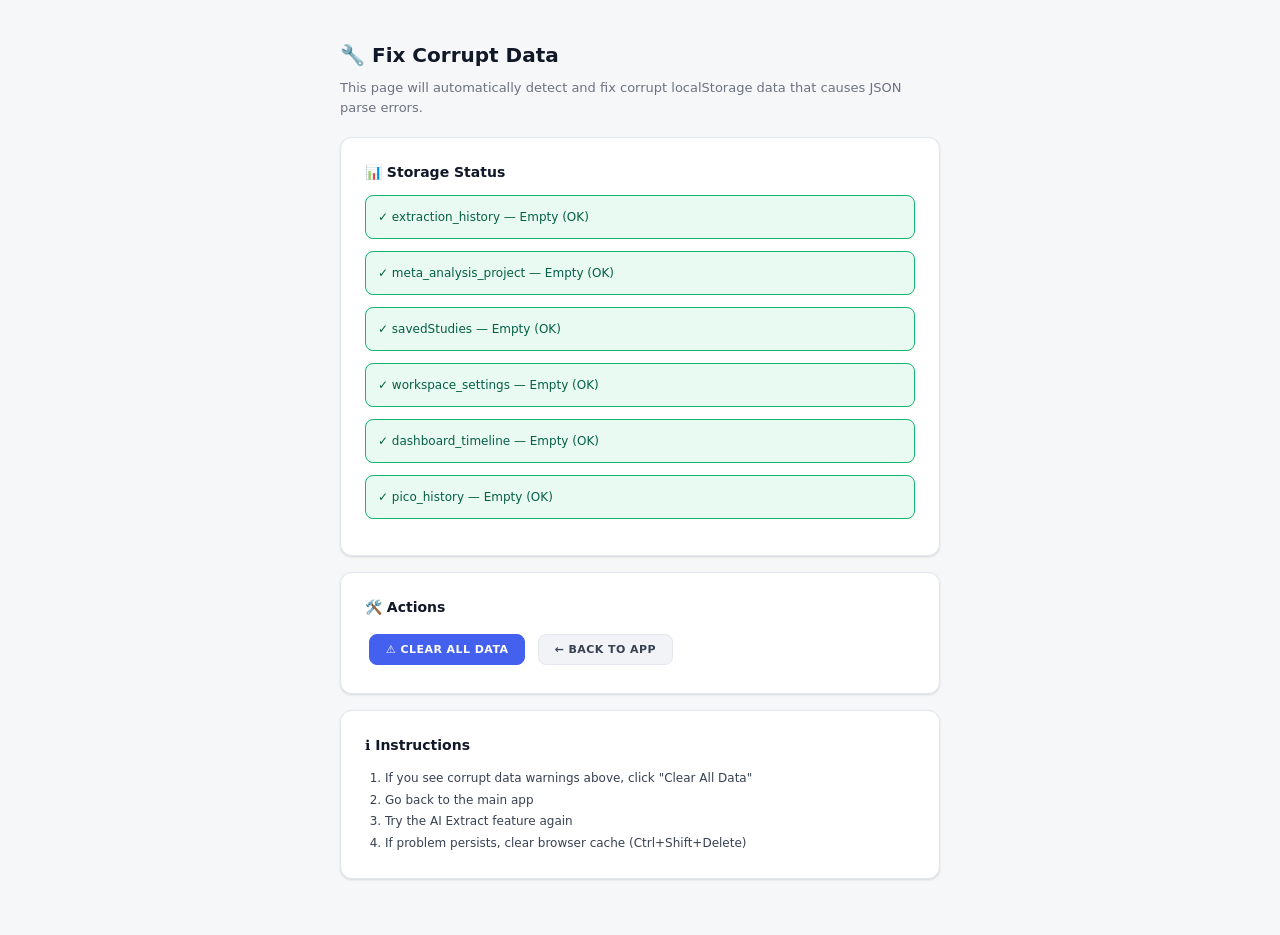
<file: fix-corrupt-data.html>
<!DOCTYPE html>
<html lang="en">
<head>
  <meta charset="UTF-8"/>
  <meta name="viewport" content="width=device-width, initial-scale=1.0"/>
  <title>Fix Corrupt Data — MetaAnalysis Pro</title>
  <link rel="stylesheet" href="../css/style.css"/>
  <style>
    body { padding: 40px; font-family: var(--font); background: var(--bg); }
    .container { max-width: 600px; margin: 0 auto; }
    .card { background: var(--bg2); border: 1px solid var(--border); border-radius: 12px; padding: 24px; margin-bottom: 16px; }
    h1 { font-size: 20px; margin-bottom: 8px; }
    .status { padding: 12px; border-radius: 8px; margin: 12px 0; font-size: 12px; }
    .status.ok { background: var(--greenl); color: #065f46; border: 1px solid var(--green); }
    .status.error { background: var(--redl); color: #991b1b; border: 1px solid var(--red); }
    .status.warn { background: var(--amberl); color: #92400e; border: 1px solid var(--amber); }
    button { margin: 4px; }
  </style>
</head>
<body>
  <div class="container">
    <h1>🔧 Fix Corrupt Data</h1>
    <p style="color: var(--text3); font-size: 13px; margin-bottom: 20px;">
      This page will automatically detect and fix corrupt localStorage data that causes JSON parse errors.
    </p>
    
    <div class="card">
      <h2 style="font-size: 14px; margin-bottom: 12px;">📊 Storage Status</h2>
      <div id="status-list"></div>
    </div>
    
    <div class="card">
      <h2 style="font-size: 14px; margin-bottom: 12px;">🛠️ Actions</h2>
      <button class="btn btn-primary" onclick="clearAllData()">⚠ Clear All Data</button>
      <button class="btn btn-ghost" onclick="location.href='index.html'">← Back to App</button>
    </div>
    
    <div class="card">
      <h2 style="font-size: 14px; margin-bottom: 12px;">ℹ️ Instructions</h2>
      <ol style="font-size: 12px; color: var(--text2); line-height: 1.8; padding-left: 20px;">
        <li>If you see corrupt data warnings above, click "Clear All Data"</li>
        <li>Go back to the main app</li>
        <li>Try the AI Extract feature again</li>
        <li>If problem persists, clear browser cache (Ctrl+Shift+Delete)</li>
      </ol>
    </div>
  </div>

  <script>
    const KEYS = ['extraction_history', 'meta_analysis_project', 'savedStudies', 'workspace_settings', 'dashboard_timeline', 'pico_history'];
    
    function checkStorage() {
      const list = document.getElementById('status-list');
      let html = '';
      
      KEYS.forEach(key => {
        try {
          const val = localStorage.getItem(key);
          if (!val) {
            html += `<div class="status ok">✓ ${key} — Empty (OK)</div>`;
          } else {
            JSON.parse(val);
            html += `<div class="status ok">✓ ${key} — Valid JSON</div>`;
          }
        } catch(e) {
          html += `<div class="status error">❌ ${key} — CORRUPT! Needs clearing</div>`;
        }
      });
      
      list.innerHTML = html;
    }
    
    function clearAllData() {
      if (!confirm('⚠️ This will delete ALL your data including:\n- Studies\n- Extraction history\n- Dashboard timeline\n- PICO history\n\nAre you sure?')) return;
      
      KEYS.forEach(key => {
        try {
          localStorage.removeItem(key);
        } catch(e) {}
      });
      
      alert('✅ All data cleared! Click OK to go back to app.');
      location.href = 'index.html';
    }
    
    function clearCorruptOnly() {
      KEYS.forEach(key => {
        try {
          const val = localStorage.getItem(key);
          if (val) JSON.parse(val);
        } catch(e) {
          localStorage.removeItem(key);
          console.log('Cleared corrupt:', key);
        }
      });
      checkStorage();
      alert('✅ Corrupt data cleared!');
    }
    
    // Auto-check on load
    checkStorage();
  </script>
</body>
</html>
</file>
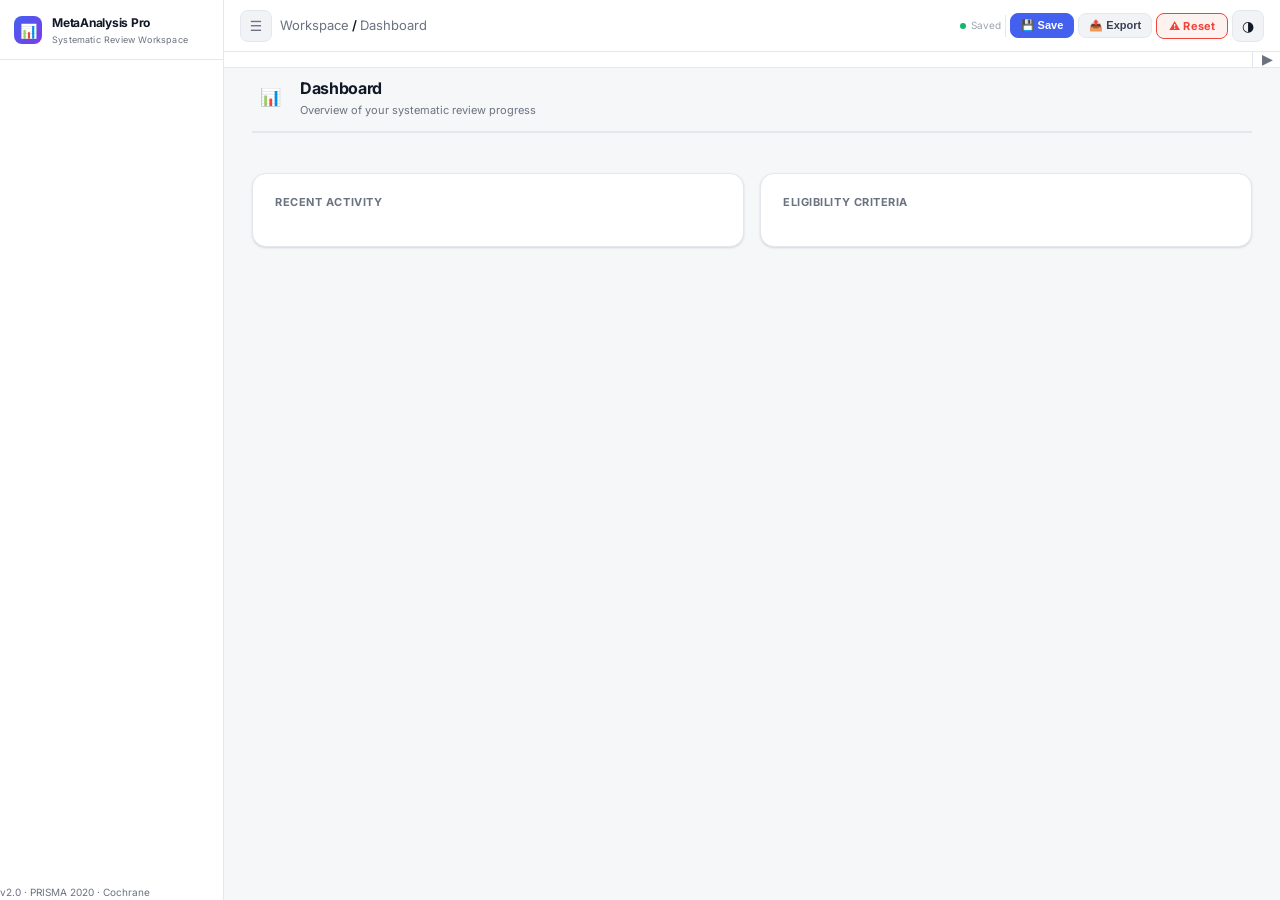
<file: index-complete.html>
<!DOCTYPE html>
<html lang="en" data-theme="light">
<head>
  <meta charset="UTF-8"/>
  <meta name="viewport" content="width=device-width, initial-scale=1.0"/>
  <title>MetaAnalysis Pro — Complete Systematic Review Workspace</title>
  
  <!-- Fonts -->
  <link href="https://fonts.googleapis.com/css2?family=Inter:wght@300;400;500;600;700&family=JetBrains+Mono:wght@400;600&display=swap" rel="stylesheet"/>
  
  <!-- Stylesheets -->
  <link rel="stylesheet" href="css/style.css"/>
  
  <!-- Favicon -->
  <link rel="icon" type="image/svg+xml" href="data:image/svg+xml,<svg xmlns='http://www.w3.org/2000/svg' viewBox='0 0 100 100'><text y='.9em' font-size='90'>📊</text></svg>"/>
</head>
<body>
  <div class="app">
    <!-- Sidebar -->
    <aside class="sidebar" id="sidebar">
      <div class="sidebar-logo">
        <div class="sidebar-logo-icon">📊</div>
        <div class="sidebar-logo-text">
          <div class="sidebar-logo-title">MetaAnalysis Pro</div>
          <div class="sidebar-logo-sub">Systematic Review Workspace</div>
        </div>
      </div>
      
      <div class="nav-scroll-wrap">
        <nav class="nav" id="sidebar-nav">
          <!-- Navigation items rendered by JS -->
        </nav>
      </div>
      
      <div id="sidebar-footer">
        <div style="font-size:10px;color:var(--text3);">
          <span id="sidebar-footer-text">v2.0 · PRISMA 2020 · Cochrane</span>
        </div>
      </div>
    </aside>

    <!-- Topbar -->
    <header class="topbar" id="topbar">
      <div class="sidebar-toggle" onclick="toggleSidebar()" title="Toggle sidebar">☰</div>
      
      <div class="topbar-crumb" id="topbar-crumb">
        <span>Workspace</span> / <span id="current-tab">Dashboard</span>
      </div>

      <div class="topbar-actions">
        <div class="autosave-badge">
          <div class="autosave-dot saved" id="autosave-dot"></div>
          <span id="autosave-text">Saved</span>
        </div>
        
        <div class="topbar-divider"></div>
        
        <button class="topbar-btn primary" onclick="saveProject()">💾 Save</button>
        <button class="topbar-btn" onclick="exportReport()">📤 Export</button>
        <button class="topbar-btn-reset" onclick="resetWorkspace()">⚠ Reset</button>
        
        <div class="theme-toggle" onclick="toggleTheme()" title="Toggle theme">◑</div>
      </div>
    </header>

    <!-- Tab Scrollbar Strip -->
    <div class="tab-scrollbar-wrap sidebar-collapsed" id="tab-scrollbar-wrap">
      <button class="tab-strip-arrow left" id="tab-arr-left" onclick="tabStripScroll(-1)">◀</button>
      <div class="tab-scrollbar" id="tab-scrollbar">
        <!-- Tab pills rendered by JS -->
      </div>
      <button class="tab-strip-arrow right" id="tab-arr-right" onclick="tabStripScroll(1)">▶</button>
    </div>

    <!-- Main Content -->
    <main class="main" id="main-content">
      
      <!-- Tab 0: Dashboard -->
      <div id="tab-dashboard" class="tab-content active">
        <div class="section-header">
          <div class="section-header-icon">📊</div>
          <div class="section-header-text">
            <h2>Dashboard</h2>
            <p>Overview of your systematic review progress</p>
          </div>
        </div>
        
        <div id="dashboard-stats" class="grid3" style="margin-bottom:20px;">
          <!-- Stats cards rendered by JS -->
        </div>
        
        <div class="grid2">
          <div class="card">
            <div class="card-title">Recent Activity</div>
            <div id="dashboard-timeline"></div>
          </div>
          <div class="card">
            <div class="card-title">Eligibility Criteria</div>
            <div id="dash-eligibility-card"></div>
          </div>
        </div>
      </div>

      <!-- Tab 1: PICO & Eligibility -->
      <div id="tab-pico" class="tab-content">
        <div class="section-header">
          <div class="section-header-icon">🎯</div>
          <div class="section-header-text">
            <h2>PICO Framework & Eligibility Criteria</h2>
            <p>Define your research question and inclusion/exclusion criteria (PRISMA Item 6)</p>
          </div>
        </div>
        
        <div class="card">
          <div class="card-title">PICO / PECO Framework</div>
          <div id="pico-builder">
            <!-- PICO builder rendered by JS -->
          </div>
        </div>
        
        <div class="card">
          <div class="card-title">Eligibility Criteria</div>
          <div id="eligibility-form">
            <!-- Eligibility form rendered by JS -->
          </div>
        </div>
      </div>

      <!-- Tab 2: Search -->
      <div id="tab-search" class="tab-content">
        <div class="section-header">
          <div class="section-header-icon">🔍</div>
          <div class="section-header-text">
            <h2>Database Search</h2>
            <p>Search multiple databases for relevant studies</p>
          </div>
        </div>
        
        <div class="card">
          <div class="card-title">Search Strategy</div>
          <div id="search-form">
            <!-- Search form rendered by JS -->
          </div>
        </div>
        
        <div id="search-results-area">
          <!-- Search results rendered by JS -->
        </div>
      </div>

      <!-- Tab 3: Data Extraction -->
      <div id="tab-extraction" class="tab-content">
        <div class="section-header">
          <div class="section-header-icon">📋</div>
          <div class="section-header-text">
            <h2>Data Extraction</h2>
            <p>Extract data from included studies</p>
          </div>
        </div>
        
        <div class="card">
          <div class="card-title">AI Data Extractor</div>
          <div id="ai-extractor">
            <!-- AI extractor rendered by JS -->
          </div>
        </div>
        
        <div class="card">
          <div class="card-title">Studies Table</div>
          <div id="studies-table-area">
            <!-- Studies table rendered by JS -->
          </div>
        </div>
      </div>

      <!-- Tab 4: Forest Plot -->
      <div id="tab-forest" class="tab-content">
        <div class="section-header">
          <div class="section-header-icon">🌲</div>
          <div class="section-header-text">
            <h2>Forest Plot</h2>
            <p>Visual representation of study effects and pooled estimate</p>
          </div>
        </div>
        
        <div id="forest-plot"></div>
        
        <div class="card mt16">
          <div class="card-title">Plot Options</div>
          <div id="forest-options">
            <!-- Forest plot options rendered by JS -->
          </div>
        </div>
      </div>

      <!-- Tab 5: Funnel Plot -->
      <div id="tab-funnel" class="tab-content">
        <div class="section-header">
          <div class="section-header-icon">📈</div>
          <div class="section-header-text">
            <h2>Funnel Plot & Publication Bias</h2>
            <p>Assess publication bias and small-study effects</p>
          </div>
        </div>
        
        <div id="funnel-plot"></div>
        
        <div class="grid3 mt16">
          <div class="card" id="egger-result">
            <div class="card-title">Egger's Test</div>
            <div id="egger-p">—</div>
            <div id="egger-interp" style="font-size:10px;color:var(--text3);margin-top:4px;"></div>
          </div>
          <div class="card" id="begg-result">
            <div class="card-title">Begg's Test</div>
            <div id="begg-tau">—</div>
            <div id="begg-interp" style="font-size:10px;color:var(--text3);margin-top:4px;"></div>
          </div>
          <div class="card" id="trim-fill-result">
            <div class="card-title">Trim & Fill</div>
            <div id="trim-fill">—</div>
            <div id="trim-fill-adj" style="font-size:10px;color:var(--text3);margin-top:4px;"></div>
          </div>
        </div>
      </div>

      <!-- Tab 6: GRADE Assessment -->
      <div id="tab-grade" class="tab-content">
        <div class="section-header">
          <div class="section-header-icon">🎯</div>
          <div class="section-header-text">
            <h2>GRADE Assessment</h2>
            <p>Grade the certainty of evidence (High, Moderate, Low, Very Low)</p>
          </div>
        </div>
        
        <div id="grade-editor"></div>
        
        <div class="card mt16">
          <div class="card-title">Summary of Findings Table</div>
          <div id="sof-table"></div>
        </div>
      </div>

      <!-- Tab 7: Risk of Bias -->
      <div id="tab-rob" class="tab-content">
        <div class="section-header">
          <div class="section-header-icon">⚠️</div>
          <div class="section-header-text">
            <h2>Risk of Bias Summary</h2>
            <p>Traffic light visualization of RoB assessments</p>
          </div>
        </div>
        
        <div id="rob-heatmap"></div>
        
        <div class="card mt16">
          <div class="card-title">RoB Tool Selection</div>
          <div id="rob-tool-selector">
            <!-- RoB tool selector rendered by JS -->
          </div>
        </div>
      </div>

      <!-- Tab 8: PRISMA Flow -->
      <div id="tab-prisma" class="tab-content">
        <div class="section-header">
          <div class="section-header-icon">📊</div>
          <div class="section-header-text">
            <h2>PRISMA 2020 Flow Diagram</h2>
            <p>Study selection and exclusion flow</p>
          </div>
        </div>
        
        <div id="prisma-diagram"></div>
        
        <div class="card mt16">
          <div class="card-title">PRISMA Numbers</div>
          <div id="prisma-inputs">
            <!-- PRISMA input fields rendered by JS -->
          </div>
        </div>
      </div>

      <!-- Tab 9: Statistics -->
      <div id="tab-stats" class="tab-content">
        <div class="section-header">
          <div class="section-header-icon">📊</div>
          <div class="section-header-text">
            <h2>Statistical Analysis</h2>
            <p>Meta-analysis settings and results</p>
          </div>
        </div>
        
        <div class="card">
          <div class="card-title">Analysis Settings</div>
          <div id="stats-settings">
            <!-- Stats settings rendered by JS -->
          </div>
        </div>
        
        <div class="grid3 mt16" id="stats-results">
          <!-- Stats results rendered by JS -->
        </div>
      </div>

      <!-- Tab 10: Export -->
      <div id="tab-export" class="tab-content">
        <div class="section-header">
          <div class="section-header-icon">📤</div>
          <div class="section-header-text">
            <h2>Export & Report</h2>
            <p>Export your systematic review in various formats</p>
          </div>
        </div>
        
        <div class="card">
          <div class="card-title">Export Options</div>
          <div style="display:grid;grid-template-columns:repeat(3,1fr);gap:12px;">
            <button class="btn btn-primary" onclick="exportHTMLReport()" style="padding:16px;">
              📄 Full HTML Report
            </button>
            <button class="btn btn-ghost" onclick="exportCSV()" style="padding:16px;">
              📊 CSV Data
            </button>
            <button class="btn btn-ghost" onclick="exportJSON()" style="padding:16px;">
              💾 JSON Project
            </button>
            <button class="btn btn-ghost" onclick="exportPRISMAChecklist()" style="padding:16px;">
              ✅ PRISMA Checklist
            </button>
            <button class="btn btn-ghost" onclick="exportForestSVG()" style="padding:16px;">
              🌲 Forest Plot SVG
            </button>
            <button class="btn btn-ghost" onclick="exportRoBTable()" style="padding:16px;">
              ⚠️ RoB Table
            </button>
          </div>
        </div>
      </div>

    </main>
  </div>

  <!-- Toast Notifications -->
  <div id="app-toast" style="display:none;position:fixed;bottom:24px;right:24px;background:var(--bg2);border:1px solid var(--border2);border-radius:10px;padding:12px 18px;box-shadow:0 4px 16px rgba(0,0,0,.15);z-index:1000;font-size:12px;font-weight:600;color:var(--text);align-items:center;gap:8px;">
    <span id="toast-message"></span>
  </div>

  <!-- Floating Scroll Nav -->
  <div class="scroll-nav" id="scroll-nav" style="display:none;">
    <div class="scroll-nav-group">
      <button class="scroll-nav-btn" id="nav-btn-up" onclick="sidebarScroll('up')" title="Scroll up">↑</button>
      <button class="scroll-nav-btn" id="nav-btn-down" onclick="sidebarScroll('down')" title="Scroll down">↓</button>
    </div>
    <div class="scroll-nav-sep"></div>
    <div class="scroll-nav-group">
      <button class="scroll-nav-btn" onclick="scrollToTop()" title="Top">⤒</button>
      <button class="scroll-nav-btn" onclick="scrollToBottom()" title="Bottom">⤓</button>
    </div>
    <div class="scroll-nav-sep"></div>
    <div class="scroll-nav-group">
      <button class="scroll-nav-btn" onclick="adjustZoom(-1)" title="Zoom out">−</button>
      <span class="scroll-nav-zoom-label" id="zoom-label">100%</span>
      <button class="scroll-nav-btn" onclick="adjustZoom(1)" title="Zoom in">+</button>
    </div>
  </div>

  <!-- JavaScript Modules -->
  <script type="module">
    // Import all modules
    import { state, saveProject, loadProject } from './js/state.js';
    import { renderDashboard, logTimeline } from './js/dashboard.js';
    import { renderForestPlot, downloadForestPlot } from './js/forest-plot-complete.js';
    import { renderFunnelPlot } from './js/funnel-plot.js';
    import { renderGradeEditor, renderSoFTable, addNewGradeOutcome } from './js/grade-assessment.js';
    import { renderRoBHeatmap } from './js/rob-visual.js';
    import { renderPrismaFlow } from './js/prisma.js';
    import { exportHTMLReport, exportCSV, exportJSON, exportPRISMAChecklist } from './js/export.js';
    
    // Export to window for inline handlers
    window.state = state;
    window.saveProject = saveProject;
    window.loadProject = loadProject;
    window.renderDashboard = renderDashboard;
    window.logTimeline = logTimeline;
    window.renderForestPlot = renderForestPlot;
    window.downloadForestPlot = downloadForestPlot;
    window.renderFunnelPlot = renderFunnelPlot;
    window.renderGradeEditor = renderGradeEditor;
    window.renderSoFTable = renderSoFTable;
    window.addNewGradeOutcome = addNewGradeOutcome;
    window.renderRoBHeatmap = renderRoBHeatmap;
    window.renderPrismaFlow = renderPrismaFlow;
    window.exportHTMLReport = exportHTMLReport;
    window.exportCSV = exportCSV;
    window.exportJSON = exportJSON;
    window.exportPRISMAChecklist = exportPRISMAChecklist;
    
    // Initialize app
    console.log('✅ MetaAnalysis Pro loaded');
  </script>
  
  <!-- Main App Script -->
  <script type="module" src="js/main.js"></script>
  
  <!-- Additional Scripts -->
  <script src="qsr-tabs-scroll.js"></script>
  <script src="add-pico-db-selector.js"></script>
</body>
</html>
</file>
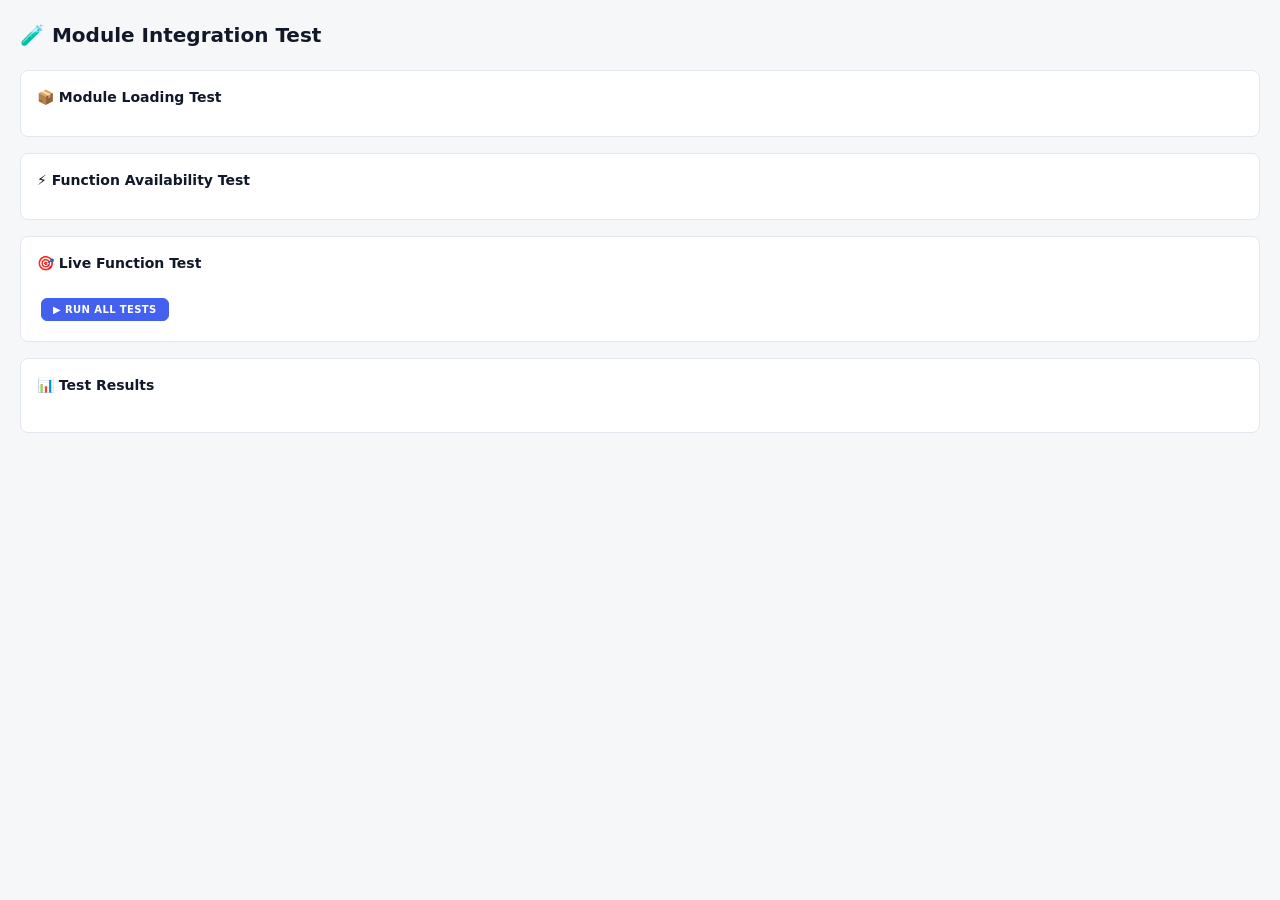
<file: test-integration.html>
<!DOCTYPE html>
<html lang="en" data-theme="light">
<head>
  <meta charset="UTF-8"/>
  <meta name="viewport" content="width=device-width, initial-scale=1.0"/>
  <title>MetaAnalysis Pro — Test Page</title>
  <link rel="stylesheet" href="css/style.css"/>
  <style>
    body { padding: 20px; font-family: var(--font); }
    .test-section { background: var(--bg2); border: 1px solid var(--border); border-radius: 8px; padding: 16px; margin-bottom: 16px; }
    .test-title { font-size: 14px; font-weight: 700; color: var(--text); margin-bottom: 12px; }
    .test-item { display: flex; align-items: center; gap: 8px; padding: 6px 0; font-size: 12px; }
    .test-icon { width: 20px; text-align: center; }
    .success { color: var(--green); }
    .error { color: var(--red); }
    button { margin: 4px; }
    #test-results { margin-top: 20px; }
  </style>
</head>
<body>
  <h1 style="font-size: 20px; margin-bottom: 20px;">🧪 Module Integration Test</h1>
  
  <div class="test-section">
    <div class="test-title">📦 Module Loading Test</div>
    <div id="module-tests"></div>
  </div>
  
  <div class="test-section">
    <div class="test-title">⚡ Function Availability Test</div>
    <div id="function-tests"></div>
  </div>
  
  <div class="test-section">
    <div class="test-title">🎯 Live Function Test</div>
    <div id="live-tests"></div>
    <button class="btn btn-primary btn-sm" onclick="runAllTests()" style="margin-top: 12px;">▶ Run All Tests</button>
  </div>
  
  <div class="test-section">
    <div class="test-title">📊 Test Results</div>
    <div id="test-results"></div>
  </div>

  <script type="module">
    // Import all modules
    import { state, saveProject, loadProject } from './js/state.js';
    import { makeStudyObj, initRoB, isObservational, isRCT, designCategory } from './js/study-manager.js';
    import { getApiKey, setApiKey } from './js/ai-extractor.js';
    import { runMetaAnalysis } from './js/statistics.js';
    import { renderForestPlot, downloadForestSVG } from './js/forest-plot-complete.js';
    import { renderFunnelPlot } from './js/funnel-plot.js';
    import { calcGradeScore, getCertaintyInfo, createGradeOutcome } from './js/grade-assessment.js';
    import { exportJSON, exportCSV } from './js/export.js';
    import { renderRoBHeatmap } from './js/rob-visual.js';
    import { renderPrismaFlow } from './js/prisma.js';
    import { renderDashboard, logTimeline } from './js/dashboard.js';
    import { initNavigation, showTab } from './js/navigation.js';
    
    console.log('✅ All modules imported successfully');
    
    // Test results storage
    window.testResults = {
      modules: [],
      functions: [],
      live: []
    };
    
    // Module loading test
    const modules = [
      { name: 'state.js', test: () => typeof state !== 'undefined' },
      { name: 'study-manager.js', test: () => typeof makeStudyObj !== 'undefined' },
      { name: 'ai-extractor.js', test: () => typeof getApiKey !== 'undefined' },
      { name: 'statistics.js', test: () => typeof runMetaAnalysis !== 'undefined' },
      { name: 'forest-plot-complete.js', test: () => typeof renderForestPlot !== 'undefined' },
      { name: 'funnel-plot.js', test: () => typeof renderFunnelPlot !== 'undefined' },
      { name: 'grade-assessment.js', test: () => typeof calcGradeScore !== 'undefined' },
      { name: 'export.js', test: () => typeof exportJSON !== 'undefined' },
      { name: 'rob-visual.js', test: () => typeof renderRoBHeatmap !== 'undefined' },
      { name: 'prisma.js', test: () => typeof renderPrismaFlow !== 'undefined' },
      { name: 'dashboard.js', test: () => typeof renderDashboard !== 'undefined' },
      { name: 'navigation.js', test: () => typeof initNavigation !== 'undefined' }
    ];
    
    // Render module tests
    const moduleTestsDiv = document.getElementById('module-tests');
    moduleTestsDiv.innerHTML = modules.map(m => `
      <div class="test-item">
        <span class="test-icon ${m.test() ? 'success' : 'error'}">${m.test() ? '✅' : '❌'}</span>
        <span>${m.name}</span>
        <span style="margin-left: auto; color: ${m.test() ? 'var(--green)' : 'var(--red)'}">${m.test() ? 'Loaded' : 'Failed'}</span>
      </div>
    `).join('');
    
    // Function availability test
    const functions = [
      { name: 'makeStudyObj', fn: makeStudyObj },
      { name: 'initRoB', fn: initRoB },
      { name: 'isObservational', fn: isObservational },
      { name: 'isRCT', fn: isRCT },
      { name: 'designCategory', fn: designCategory },
      { name: 'getApiKey', fn: getApiKey },
      { name: 'setApiKey', fn: setApiKey },
      { name: 'runMetaAnalysis', fn: runMetaAnalysis },
      { name: 'renderForestPlot', fn: renderForestPlot },
      { name: 'downloadForestSVG', fn: downloadForestSVG },
      { name: 'renderFunnelPlot', fn: renderFunnelPlot },
      { name: 'calcGradeScore', fn: calcGradeScore },
      { name: 'getCertaintyInfo', fn: getCertaintyInfo },
      { name: 'createGradeOutcome', fn: createGradeOutcome },
      { name: 'exportJSON', fn: exportJSON },
      { name: 'exportCSV', fn: exportCSV },
      { name: 'renderRoBHeatmap', fn: renderRoBHeatmap },
      { name: 'renderPrismaFlow', fn: renderPrismaFlow },
      { name: 'renderDashboard', fn: renderDashboard },
      { name: 'logTimeline', fn: logTimeline },
      { name: 'initNavigation', fn: initNavigation },
      { name: 'showTab', fn: showTab }
    ];
    
    // Render function tests
    const functionTestsDiv = document.getElementById('function-tests');
    functionTestsDiv.innerHTML = functions.map(f => `
      <div class="test-item">
        <span class="test-icon ${typeof f.fn === 'function' ? 'success' : 'error'}">${typeof f.fn === 'function' ? '✅' : '❌'}</span>
        <span>${f.name}()</span>
        <span style="margin-left: auto; color: ${typeof f.fn === 'function' ? 'var(--green)' : 'var(--red)'}">${typeof f.fn === 'function' ? 'Available' : 'Missing'}</span>
      </div>
    `).join('');
    
    // Store for global access
    window.runAllTests = () => {
      const resultsDiv = document.getElementById('test-results');
      const liveTestsDiv = document.getElementById('live-tests');
      
      let passed = 0;
      let failed = 0;
      let liveResults = [];
      
      // Test 1: Create study object
      try {
        const study = makeStudyObj({ author: 'Test', year: '2024' });
        if (study.id && study.author === 'Test') {
          passed++;
          liveResults.push({ name: 'makeStudyObj()', status: '✅ Pass', detail: 'Created study object' });
        } else {
          failed++;
          liveResults.push({ name: 'makeStudyObj()', status: '❌ Fail', detail: 'Invalid object' });
        }
      } catch(e) {
        failed++;
        liveResults.push({ name: 'makeStudyObj()', status: '❌ Error', detail: e.message });
      }
      
      // Test 2: Study design classification
      try {
        const rctCheck = isRCT('RCT');
        const obsCheck = isObservational('Cohort-Prospective');
        const catCheck = designCategory('RCT') === 'RCT';
        
        if (rctCheck && obsCheck && catCheck) {
          passed++;
          liveResults.push({ name: 'Design Classification', status: '✅ Pass', detail: 'RCT/Obs classification works' });
        } else {
          failed++;
          liveResults.push({ name: 'Design Classification', status: '❌ Fail', detail: 'Classification error' });
        }
      } catch(e) {
        failed++;
        liveResults.push({ name: 'Design Classification', status: '❌ Error', detail: e.message });
      }
      
      // Test 3: API Key functions
      try {
        setApiKey('test_key_123');
        const key = getApiKey();
        if (key === 'test_key_123') {
          passed++;
          liveResults.push({ name: 'API Key Functions', status: '✅ Pass', detail: 'Get/Set API key works' });
        } else {
          failed++;
          liveResults.push({ name: 'API Key Functions', status: '❌ Fail', detail: 'Key mismatch' });
        }
      } catch(e) {
        failed++;
        liveResults.push({ name: 'API Key Functions', status: '❌ Error', detail: e.message });
      }
      
      // Test 4: GRADE outcome creation
      try {
        const outcome = createGradeOutcome('Test Outcome');
        if (outcome.name && outcome.id) {
          passed++;
          liveResults.push({ name: 'createGradeOutcome()', status: '✅ Pass', detail: 'Created GRADE outcome' });
        } else {
          failed++;
          liveResults.push({ name: 'createGradeOutcome()', status: '❌ Fail', detail: 'Invalid outcome' });
        }
      } catch(e) {
        failed++;
        liveResults.push({ name: 'createGradeOutcome()', status: '❌ Error', detail: e.message });
      }
      
      // Test 5: GRADE score calculation
      try {
        const testOutcome = {
          evidence_type: 'rct',
          rob: 'Not Serious',
          inconsistency: 'Not Serious',
          indirectness: 'Not Serious',
          imprecision: 'Not Serious',
          publication_bias: 'Not Detected'
        };
        const score = calcGradeScore(testOutcome);
        if (score === 4) { // RCT starts at 4
          passed++;
          liveResults.push({ name: 'calcGradeScore()', status: '✅ Pass', detail: 'Score calculation correct (High)' });
        } else {
          failed++;
          liveResults.push({ name: 'calcGradeScore()', status: '❌ Fail', detail: `Expected 4, got ${score}` });
        }
      } catch(e) {
        failed++;
        liveResults.push({ name: 'calcGradeScore()', status: '❌ Error', detail: e.message });
      }
      
      // Test 6: Certainty info
      try {
        const info = getCertaintyInfo(4);
        if (info.label === 'High' && info.symbol.includes('⊕')) {
          passed++;
          liveResults.push({ name: 'getCertaintyInfo()', status: '✅ Pass', detail: 'Certainty info correct' });
        } else {
          failed++;
          liveResults.push({ name: 'getCertaintyInfo()', status: '❌ Fail', detail: 'Invalid certainty info' });
        }
      } catch(e) {
        failed++;
        liveResults.push({ name: 'getCertaintyInfo()', status: '❌ Error', detail: e.message });
      }
      
      // Test 7: Timeline logging
      try {
        logTimeline('test', 'Test Event', 'Testing timeline');
        const events = JSON.parse(localStorage.getItem('dashboard_timeline') || '[]');
        if (events.length > 0 && events[0].title === 'Test Event') {
          passed++;
          liveResults.push({ name: 'logTimeline()', status: '✅ Pass', detail: 'Event logged to localStorage' });
        } else {
          failed++;
          liveResults.push({ name: 'logTimeline()', status: '❌ Fail', detail: 'Event not logged' });
        }
      } catch(e) {
        failed++;
        liveResults.push({ name: 'logTimeline()', status: '❌ Error', detail: e.message });
      }
      
      // Test 8: Navigation functions
      try {
        if (typeof initNavigation === 'function' && typeof showTab === 'function') {
          passed++;
          liveResults.push({ name: 'Navigation Functions', status: '✅ Pass', detail: 'Navigation functions available' });
        } else {
          failed++;
          liveResults.push({ name: 'Navigation Functions', status: '❌ Fail', detail: 'Functions missing' });
        }
      } catch(e) {
        failed++;
        liveResults.push({ name: 'Navigation Functions', status: '❌ Error', detail: e.message });
      }
      
      // Render live test results
      liveTestsDiv.innerHTML = liveResults.map(r => `
        <div class="test-item">
          <span class="test-icon">${r.status.includes('✅') ? '✅' : '❌'}</span>
          <span style="flex:1">${r.name}</span>
          <span style="color: ${r.status.includes('✅') ? 'var(--green)' : 'var(--red)'}">${r.status}</span>
          <span style="color: var(--text3); font-size: 10px; margin-left: 8px;">${r.detail}</span>
        </div>
      `).join('');
      
      // Render summary
      const total = passed + failed;
      const percentage = total > 0 ? Math.round((passed / total) * 100) : 0;
      
      resultsDiv.innerHTML = `
        <div style="display:grid;grid-template-columns:repeat(3,1fr);gap:12px;margin-bottom:16px;">
          <div class="stat-box" style="background:${percentage === 100 ? 'var(--greenl)' : percentage >= 80 ? 'var(--amberl)' : 'var(--redl)'}">
            <div class="stat-label">Pass Rate</div>
            <div class="stat-value" style="color:${percentage === 100 ? 'var(--green)' : percentage >= 80 ? 'var(--amber)' : 'var(--red)'}">${percentage}%</div>
            <div class="stat-sub">${passed}/${total} tests passed</div>
          </div>
          <div class="stat-box" style="background:var(--greenl)">
            <div class="stat-label">Passed</div>
            <div class="stat-value" style="color:var(--green)">${passed}</div>
            <div class="stat-sub">Tests successful</div>
          </div>
          <div class="stat-box" style="background:var(--redl)">
            <div class="stat-label">Failed</div>
            <div class="stat-value" style="color:var(--red)">${failed}</div>
            <div class="stat-sub">Tests failed</div>
          </div>
        </div>
        ${percentage === 100 ? '<div class="alert alert-success">🎉 All tests passed! All modules are working correctly.</div>' : 
          percentage >= 80 ? '<div class="alert alert-warn">⚠ Most tests passed. Check failed tests above.</div>' :
          '<div class="alert alert-danger">❌ Many tests failed. Please check module imports.</div>'}
      `;
      
      // Store results
      window.testResults.live = liveResults;
      window.testResults.summary = { passed, failed, total, percentage };
    };
    
    // Auto-run tests on load
    setTimeout(() => {
      console.log('🧪 Running automatic tests...');
      window.runAllTests();
    }, 500);
  </script>
</body>
</html>
</file>
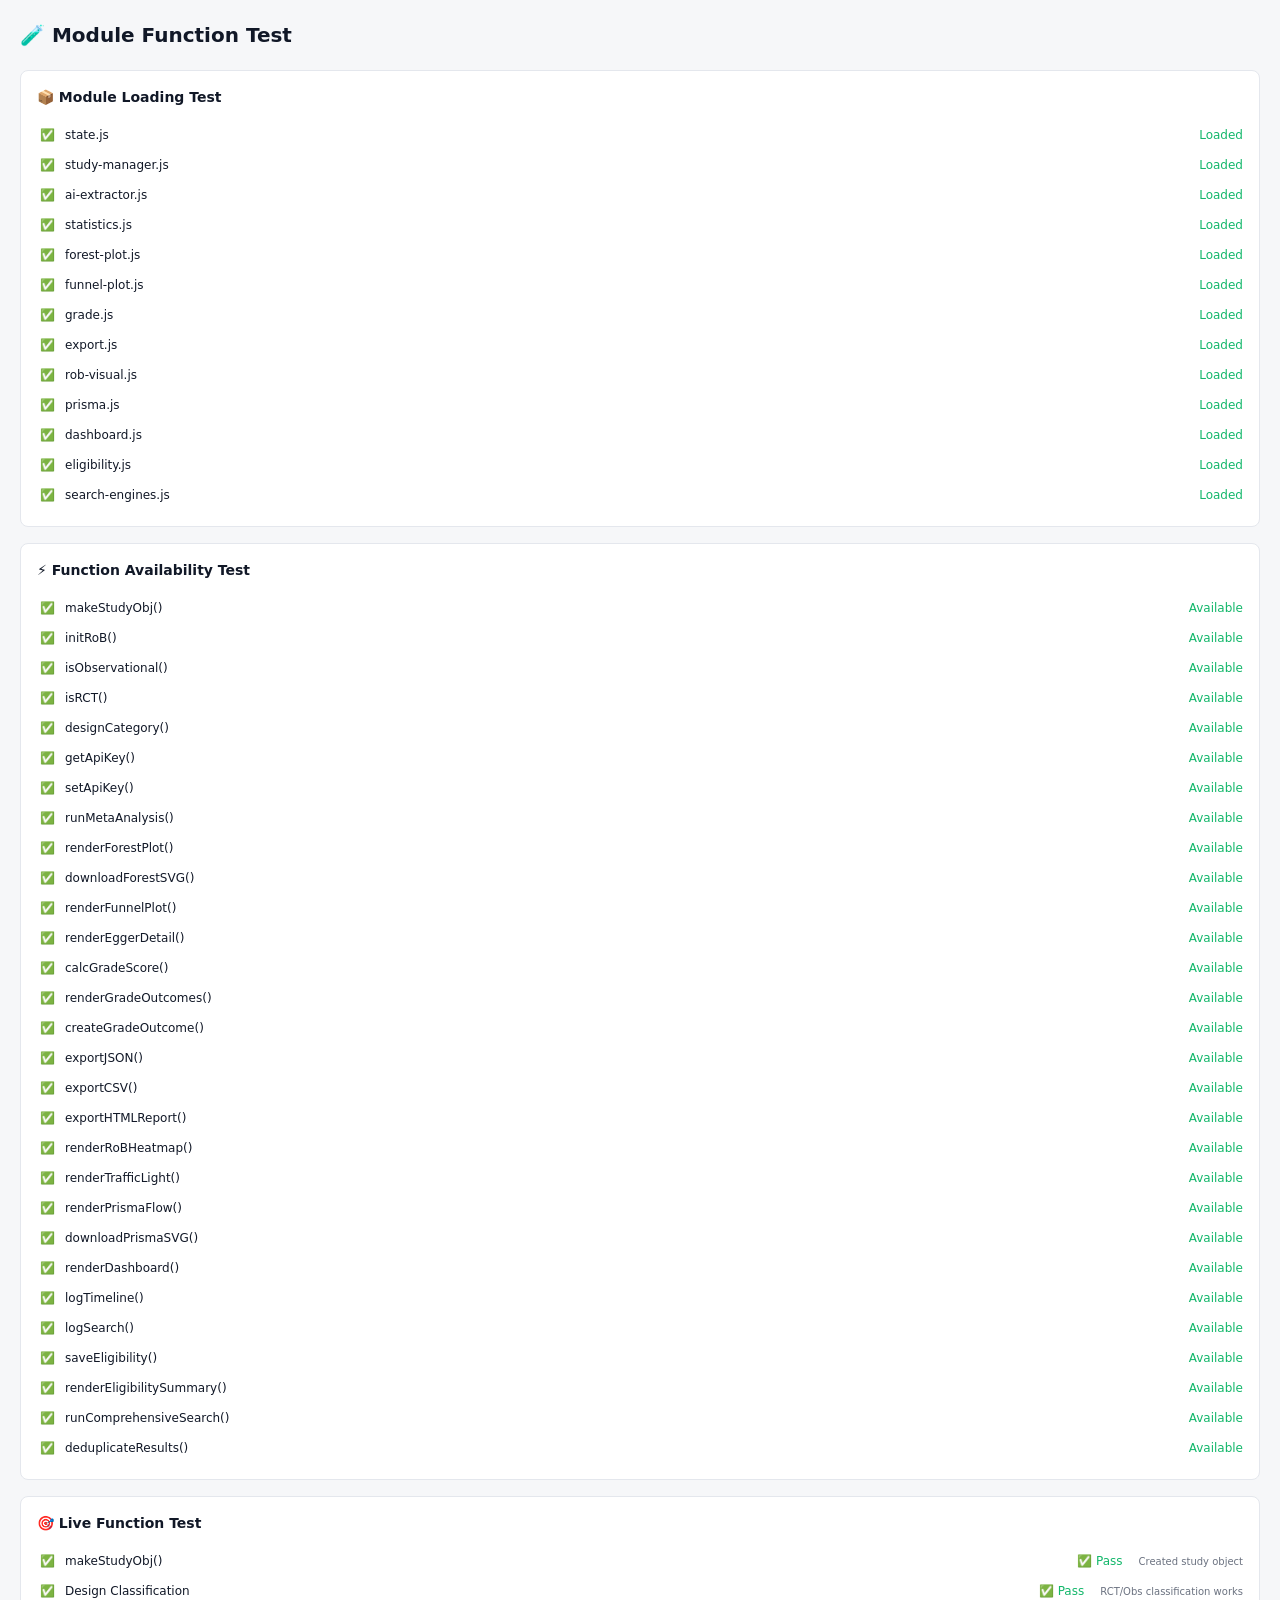
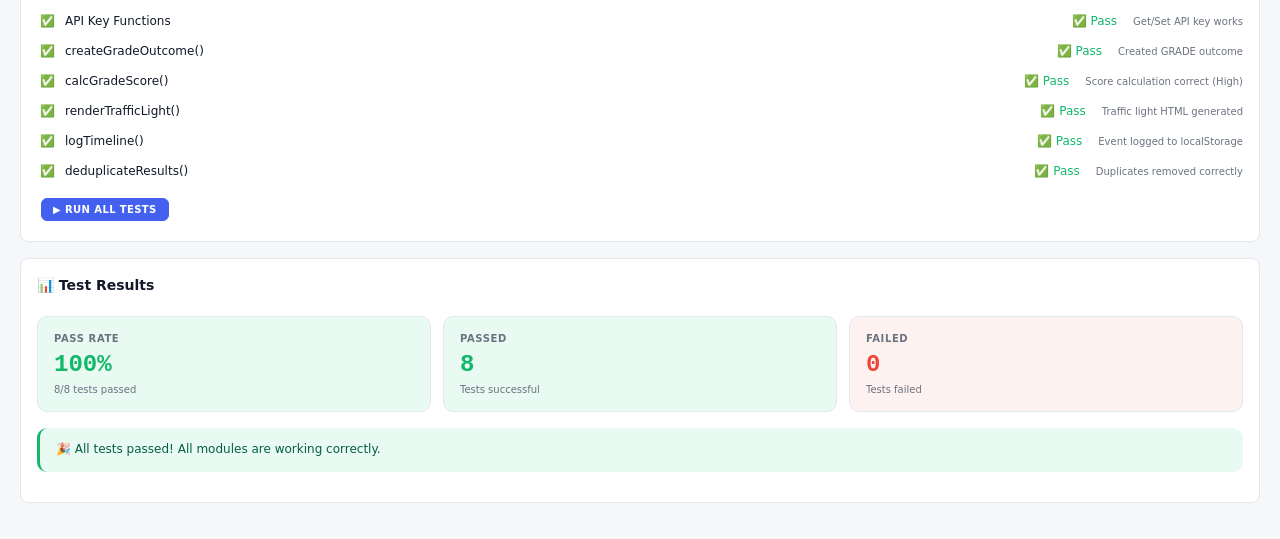
<file: test-modules.html>
<!DOCTYPE html>
<html lang="en">
<head>
  <meta charset="UTF-8"/>
  <meta name="viewport" content="width=device-width, initial-scale=1.0"/>
  <title>Module Test — MetaAnalysis Pro</title>
  <link rel="stylesheet" href="css/style.css"/>
  <style>
    body { padding: 20px; font-family: var(--font); }
    .test-section { background: var(--bg2); border: 1px solid var(--border); border-radius: 8px; padding: 16px; margin-bottom: 16px; }
    .test-title { font-size: 14px; font-weight: 700; color: var(--text); margin-bottom: 12px; }
    .test-item { display: flex; align-items: center; gap: 8px; padding: 6px 0; font-size: 12px; }
    .test-icon { width: 20px; text-align: center; }
    .success { color: var(--green); }
    .error { color: var(--red); }
    .pending { color: var(--amber); }
    button { margin: 4px; }
    #test-results { margin-top: 20px; }
  </style>
</head>
<body>
  <h1 style="font-size: 20px; margin-bottom: 20px;">🧪 Module Function Test</h1>
  
  <div class="test-section">
    <div class="test-title">📦 Module Loading Test</div>
    <div id="module-tests"></div>
  </div>
  
  <div class="test-section">
    <div class="test-title">⚡ Function Availability Test</div>
    <div id="function-tests"></div>
  </div>
  
  <div class="test-section">
    <div class="test-title">🎯 Live Function Test</div>
    <div id="live-tests"></div>
    <button class="btn btn-primary btn-sm" onclick="runAllTests()" style="margin-top: 12px;">▶ Run All Tests</button>
  </div>
  
  <div class="test-section">
    <div class="test-title">📊 Test Results</div>
    <div id="test-results"></div>
  </div>

  <script type="module">
    // Import all modules
    import { state, saveProject, loadProject } from './js/state.js';
    import { makeStudyObj, initRoB, isObservational, isRCT, designCategory } from './js/study-manager.js';
    import { getApiKey, setApiKey, callGroqAPI } from './js/ai-extractor.js';
    import { runMetaAnalysis } from './js/statistics.js';
    import { renderForestPlot, downloadForestSVG } from './js/forest-plot.js';
    import { renderFunnelPlot, renderEggerDetail } from './js/funnel-plot.js';
    import { calcGradeScore, renderGradeOutcomes, createGradeOutcome } from './js/grade.js';
    import { exportJSON, exportCSV, exportHTMLReport } from './js/export.js';
    import { renderRoBHeatmap, renderTrafficLight } from './js/rob-visual.js';
    import { renderPrismaFlow, downloadPrismaSVG } from './js/prisma.js';
    import { renderDashboard, logTimeline, logSearch } from './js/dashboard.js';
    import { saveEligibility, renderEligibilitySummary } from './js/eligibility.js';
    import { runComprehensiveSearch, deduplicateResults } from './js/search-engines.js';
    
    console.log('✅ All modules imported successfully');
    
    // Test results storage
    window.testResults = {
      modules: [],
      functions: [],
      live: []
    };
    
    // Module loading test
    const modules = [
      { name: 'state.js', test: () => typeof state !== 'undefined' },
      { name: 'study-manager.js', test: () => typeof makeStudyObj !== 'undefined' },
      { name: 'ai-extractor.js', test: () => typeof getApiKey !== 'undefined' },
      { name: 'statistics.js', test: () => typeof runMetaAnalysis !== 'undefined' },
      { name: 'forest-plot.js', test: () => typeof renderForestPlot !== 'undefined' },
      { name: 'funnel-plot.js', test: () => typeof renderFunnelPlot !== 'undefined' },
      { name: 'grade.js', test: () => typeof calcGradeScore !== 'undefined' },
      { name: 'export.js', test: () => typeof exportJSON !== 'undefined' },
      { name: 'rob-visual.js', test: () => typeof renderRoBHeatmap !== 'undefined' },
      { name: 'prisma.js', test: () => typeof renderPrismaFlow !== 'undefined' },
      { name: 'dashboard.js', test: () => typeof renderDashboard !== 'undefined' },
      { name: 'eligibility.js', test: () => typeof saveEligibility !== 'undefined' },
      { name: 'search-engines.js', test: () => typeof runComprehensiveSearch !== 'undefined' }
    ];
    
    // Render module tests
    const moduleTestsDiv = document.getElementById('module-tests');
    moduleTestsDiv.innerHTML = modules.map(m => `
      <div class="test-item">
        <span class="test-icon ${m.test() ? 'success' : 'error'}">${m.test() ? '✅' : '❌'}</span>
        <span>${m.name}</span>
        <span style="margin-left: auto; color: ${m.test() ? 'var(--green)' : 'var(--red)'}">${m.test() ? 'Loaded' : 'Failed'}</span>
      </div>
    `).join('');
    
    // Function availability test
    const functions = [
      { name: 'makeStudyObj', fn: makeStudyObj },
      { name: 'initRoB', fn: initRoB },
      { name: 'isObservational', fn: isObservational },
      { name: 'isRCT', fn: isRCT },
      { name: 'designCategory', fn: designCategory },
      { name: 'getApiKey', fn: getApiKey },
      { name: 'setApiKey', fn: setApiKey },
      { name: 'runMetaAnalysis', fn: runMetaAnalysis },
      { name: 'renderForestPlot', fn: renderForestPlot },
      { name: 'downloadForestSVG', fn: downloadForestSVG },
      { name: 'renderFunnelPlot', fn: renderFunnelPlot },
      { name: 'renderEggerDetail', fn: renderEggerDetail },
      { name: 'calcGradeScore', fn: calcGradeScore },
      { name: 'renderGradeOutcomes', fn: renderGradeOutcomes },
      { name: 'createGradeOutcome', fn: createGradeOutcome },
      { name: 'exportJSON', fn: exportJSON },
      { name: 'exportCSV', fn: exportCSV },
      { name: 'exportHTMLReport', fn: exportHTMLReport },
      { name: 'renderRoBHeatmap', fn: renderRoBHeatmap },
      { name: 'renderTrafficLight', fn: renderTrafficLight },
      { name: 'renderPrismaFlow', fn: renderPrismaFlow },
      { name: 'downloadPrismaSVG', fn: downloadPrismaSVG },
      { name: 'renderDashboard', fn: renderDashboard },
      { name: 'logTimeline', fn: logTimeline },
      { name: 'logSearch', fn: logSearch },
      { name: 'saveEligibility', fn: saveEligibility },
      { name: 'renderEligibilitySummary', fn: renderEligibilitySummary },
      { name: 'runComprehensiveSearch', fn: runComprehensiveSearch },
      { name: 'deduplicateResults', fn: deduplicateResults }
    ];
    
    // Render function tests
    const functionTestsDiv = document.getElementById('function-tests');
    functionTestsDiv.innerHTML = functions.map(f => `
      <div class="test-item">
        <span class="test-icon ${typeof f.fn === 'function' ? 'success' : 'error'}">${typeof f.fn === 'function' ? '✅' : '❌'}</span>
        <span>${f.name}()</span>
        <span style="margin-left: auto; color: ${typeof f.fn === 'function' ? 'var(--green)' : 'var(--red)'}">${typeof f.fn === 'function' ? 'Available' : 'Missing'}</span>
      </div>
    `).join('');
    
    // Store for global access
    window.runAllTests = () => {
      const resultsDiv = document.getElementById('test-results');
      const liveTestsDiv = document.getElementById('live-tests');
      
      let passed = 0;
      let failed = 0;
      let liveResults = [];
      
      // Test 1: Create study object
      try {
        const study = makeStudyObj({ author: 'Test', year: '2024' });
        if (study.id && study.author === 'Test') {
          passed++;
          liveResults.push({ name: 'makeStudyObj()', status: '✅ Pass', detail: 'Created study object' });
        } else {
          failed++;
          liveResults.push({ name: 'makeStudyObj()', status: '❌ Fail', detail: 'Invalid object' });
        }
      } catch(e) {
        failed++;
        liveResults.push({ name: 'makeStudyObj()', status: '❌ Error', detail: e.message });
      }
      
      // Test 2: Study design classification
      try {
        const rctCheck = isRCT('RCT');
        const obsCheck = isObservational('Cohort-Prospective');
        const catCheck = designCategory('RCT') === 'RCT';
        
        if (rctCheck && obsCheck && catCheck) {
          passed++;
          liveResults.push({ name: 'Design Classification', status: '✅ Pass', detail: 'RCT/Obs classification works' });
        } else {
          failed++;
          liveResults.push({ name: 'Design Classification', status: '❌ Fail', detail: 'Classification error' });
        }
      } catch(e) {
        failed++;
        liveResults.push({ name: 'Design Classification', status: '❌ Error', detail: e.message });
      }
      
      // Test 3: API Key functions
      try {
        setApiKey('test_key_123');
        const key = getApiKey();
        if (key === 'test_key_123') {
          passed++;
          liveResults.push({ name: 'API Key Functions', status: '✅ Pass', detail: 'Get/Set API key works' });
        } else {
          failed++;
          liveResults.push({ name: 'API Key Functions', status: '❌ Fail', detail: 'Key mismatch' });
        }
      } catch(e) {
        failed++;
        liveResults.push({ name: 'API Key Functions', status: '❌ Error', detail: e.message });
      }
      
      // Test 4: GRADE outcome creation
      try {
        const outcome = createGradeOutcome('Test Outcome');
        if (outcome.name && outcome.id) {
          passed++;
          liveResults.push({ name: 'createGradeOutcome()', status: '✅ Pass', detail: 'Created GRADE outcome' });
        } else {
          failed++;
          liveResults.push({ name: 'createGradeOutcome()', status: '❌ Fail', detail: 'Invalid outcome' });
        }
      } catch(e) {
        failed++;
        liveResults.push({ name: 'createGradeOutcome()', status: '❌ Error', detail: e.message });
      }
      
      // Test 5: GRADE score calculation
      try {
        const testOutcome = {
          evidence_type: 'rct',
          rob: 'Not serious',
          inconsistency: 'Not serious',
          indirectness: 'Not serious',
          imprecision: 'Not serious',
          pubBias: 'Undetected'
        };
        const score = calcGradeScore(testOutcome);
        if (score === 4) { // RCT starts at 4
          passed++;
          liveResults.push({ name: 'calcGradeScore()', status: '✅ Pass', detail: 'Score calculation correct (High)' });
        } else {
          failed++;
          liveResults.push({ name: 'calcGradeScore()', status: '❌ Fail', detail: `Expected 4, got ${score}` });
        }
      } catch(e) {
        failed++;
        liveResults.push({ name: 'calcGradeScore()', status: '❌ Error', detail: e.message });
      }
      
      // Test 6: Traffic light rendering
      try {
        const tl = renderTrafficLight('Low');
        if (tl.includes('traffic-light') && tl.includes('#16a34a')) {
          passed++;
          liveResults.push({ name: 'renderTrafficLight()', status: '✅ Pass', detail: 'Traffic light HTML generated' });
        } else {
          failed++;
          liveResults.push({ name: 'renderTrafficLight()', status: '❌ Fail', detail: 'Invalid HTML' });
        }
      } catch(e) {
        failed++;
        liveResults.push({ name: 'renderTrafficLight()', status: '❌ Error', detail: e.message });
      }
      
      // Test 7: Timeline logging
      try {
        logTimeline('test', 'Test Event', 'Testing timeline');
        const events = JSON.parse(localStorage.getItem('dashboard_timeline') || '[]');
        if (events.length > 0 && events[0].title === 'Test Event') {
          passed++;
          liveResults.push({ name: 'logTimeline()', status: '✅ Pass', detail: 'Event logged to localStorage' });
        } else {
          failed++;
          liveResults.push({ name: 'logTimeline()', status: '❌ Fail', detail: 'Event not logged' });
        }
      } catch(e) {
        failed++;
        liveResults.push({ name: 'logTimeline()', status: '❌ Error', detail: e.message });
      }
      
      // Test 8: Deduplication
      try {
        const studies = [
          { doi: '10.1234/test', title: 'Test Study' },
          { doi: '10.1234/test', title: 'Test Study' }, // duplicate
          { doi: '10.5678/other', title: 'Other Study' }
        ];
        const deduped = deduplicateResults(studies);
        if (deduped.length === 2) {
          passed++;
          liveResults.push({ name: 'deduplicateResults()', status: '✅ Pass', detail: 'Duplicates removed correctly' });
        } else {
          failed++;
          liveResults.push({ name: 'deduplicateResults()', status: '❌ Fail', detail: `Expected 2, got ${deduped.length}` });
        }
      } catch(e) {
        failed++;
        liveResults.push({ name: 'deduplicateResults()', status: '❌ Error', detail: e.message });
      }
      
      // Render live test results
      liveTestsDiv.innerHTML = liveResults.map(r => `
        <div class="test-item">
          <span class="test-icon">${r.status.includes('✅') ? '✅' : '❌'}</span>
          <span style="flex:1">${r.name}</span>
          <span style="color: ${r.status.includes('✅') ? 'var(--green)' : 'var(--red)'}">${r.status}</span>
          <span style="color: var(--text3); font-size: 10px; margin-left: 8px;">${r.detail}</span>
        </div>
      `).join('');
      
      // Render summary
      const total = passed + failed;
      const percentage = total > 0 ? Math.round((passed / total) * 100) : 0;
      
      resultsDiv.innerHTML = `
        <div style="display:grid;grid-template-columns:repeat(3,1fr);gap:12px;margin-bottom:16px;">
          <div class="stat-box" style="background:${percentage === 100 ? 'var(--greenl)' : percentage >= 80 ? 'var(--amberl)' : 'var(--redl)'}">
            <div class="stat-label">Pass Rate</div>
            <div class="stat-value" style="color:${percentage === 100 ? 'var(--green)' : percentage >= 80 ? 'var(--amber)' : 'var(--red)'}">${percentage}%</div>
            <div class="stat-sub">${passed}/${total} tests passed</div>
          </div>
          <div class="stat-box" style="background:var(--greenl)">
            <div class="stat-label">Passed</div>
            <div class="stat-value" style="color:var(--green)">${passed}</div>
            <div class="stat-sub">Tests successful</div>
          </div>
          <div class="stat-box" style="background:var(--redl)">
            <div class="stat-label">Failed</div>
            <div class="stat-value" style="color:var(--red)">${failed}</div>
            <div class="stat-sub">Tests failed</div>
          </div>
        </div>
        ${percentage === 100 ? '<div class="alert alert-success">🎉 All tests passed! All modules are working correctly.</div>' : 
          percentage >= 80 ? '<div class="alert alert-warn">⚠ Most tests passed. Check failed tests above.</div>' :
          '<div class="alert alert-danger">❌ Many tests failed. Please check module imports.</div>'}
      `;
      
      // Store results
      window.testResults.live = liveResults;
      window.testResults.summary = { passed, failed, total, percentage };
    };
    
    // Auto-run tests on load
    setTimeout(() => {
      console.log('🧪 Running automatic tests...');
      window.runAllTests();
    }, 500);
  </script>
</body>
</html>
</file>
<file: css/style.css>
/**
 * MetaAnalysis Pro — Q1 Workspace
 * Main Stylesheet
 * 
 * A professional modular CSS for systematic review and meta-analysis workspace
 */

/* ===========================
   DESIGN TOKENS
   =========================== */
:root {
  --bg:      #f6f7f9;
  --bg2:     #ffffff;
  --bg3:     #f1f3f6;
  --bg4:     #e4e7ed;
  --border:  #e4e7ed;
  --border2: #c8cdd8;
  --accent:  #4361ee;
  --accent2: #3451d1;
  --accentl: #eef1fd;
  --green:   #12b76a;
  --greenl:  #e8faf2;
  --amber:   #f59e0b;
  --amberl:  #fef9eb;
  --red:     #f04438;
  --redl:    #fef2f1;
  --purple:  #7c3aed;
  --purplel: #f3f0fe;
  --teal:    #0d9488;
  --teall:   #edfcfa;
  --orange:  #f97316;
  --text:    #111827;
  --text2:   #374151;
  --text3:   #6b7280;
  --text4:   #9ca3af;
  --shadow:  0 1px 3px rgba(0,0,0,.08), 0 1px 2px rgba(0,0,0,.06);
  --shadow2: 0 4px 16px rgba(0,0,0,.10), 0 2px 6px rgba(0,0,0,.06);
  --radius:  10px;
  --radius2: 14px;
  --font:    'Inter', system-ui, sans-serif;
  --mono:    'JetBrains Mono', 'Fira Code', monospace;
  --sidebar: 224px;
  --topbar:  52px;
  --transition: 0.18s cubic-bezier(.4,0,.2,1);
}

[data-theme="dark"] {
  --bg:      #0f1117;
  --bg2:     #1a1d27;
  --bg3:     #222536;
  --bg4:     #2d3148;
  --border:  #2d3148;
  --border2: #3d4264;
  --accentl: #1e2354;
  --greenl:  #0d2e20;
  --amberl:  #2d2208;
  --redl:    #2d1412;
  --purplel: #1e1538;
  --teall:   #0a2522;
  --text:    #f1f3f8;
  --text2:   #c8cdd8;
  --text3:   #8892a4;
  --text4:   #5a6178;
  --shadow:  0 1px 3px rgba(0,0,0,.3);
  --shadow2: 0 4px 16px rgba(0,0,0,.4);
}

/* ===========================
   RESET & BASE
   =========================== */
*, *::before, *::after { box-sizing: border-box; margin: 0; padding: 0; }
html { scroll-behavior: smooth; }
body {
  background: var(--bg);
  color: var(--text);
  font-family: var(--font);
  font-size: 13px;
  line-height: 1.5;
  min-height: 100vh;
  -webkit-font-smoothing: antialiased;
}

/* ===========================
   APP SHELL: sidebar + content
   =========================== */
.app { display: flex; min-height: 100vh; }

/* ===========================
   SIDEBAR
   =========================== */
.sidebar {
  width: var(--sidebar);
  background: var(--bg2);
  border-right: 1px solid var(--border);
  display: flex;
  flex-direction: column;
  position: fixed;
  top: 0; left: 0; bottom: 0;
  z-index: 120;
  overflow: hidden;
  transition: width var(--transition);
}
.sidebar.collapsed { width: 56px; }

/* Logo header */
.sidebar-logo {
  display: flex; align-items: center; gap: 10px;
  padding: 14px 14px 12px;
  border-bottom: 1px solid var(--border);
  min-height: var(--topbar);
  flex-shrink: 0;
  overflow: hidden;
}
.sidebar-logo-icon {
  width: 28px; height: 28px; border-radius: 8px;
  background: linear-gradient(135deg, var(--accent), var(--purple));
  display: flex; align-items: center; justify-content: center;
  flex-shrink: 0; font-size: 14px; color: white;
}
.sidebar-logo-text {
  overflow: hidden;
  transition: opacity var(--transition), max-width var(--transition);
  max-width: 160px;
  white-space: nowrap;
}
.sidebar.collapsed .sidebar-logo-text {
  opacity: 0;
  max-width: 0;
  pointer-events: none;
}
.sidebar-logo-title {
  font-size: 12px; font-weight: 700; color: var(--text);
  white-space: nowrap; letter-spacing: -.02em;
  overflow: hidden; text-overflow: ellipsis;
}
.sidebar-logo-sub {
  font-size: 9px; color: var(--text3); white-space: nowrap;
  margin-top: 1px; letter-spacing: .02em;
  overflow: hidden; text-overflow: ellipsis;
}

/* Section labels */
.sidebar-section-label {
  font-size: 9px; font-weight: 700; color: var(--text4);
  text-transform: uppercase; letter-spacing: .1em;
  padding: 12px 16px 4px;
  white-space: nowrap; overflow: hidden;
  text-overflow: ellipsis;
  flex-shrink: 0;
  transition: opacity var(--transition), padding var(--transition);
}
.sidebar.collapsed .sidebar-section-label {
  opacity: 0;
  padding-left: 0; padding-right: 0;
  height: 0; padding-top: 0; padding-bottom: 0;
  overflow: hidden;
}

/* Nav scroll container */
.nav-scroll-wrap {
  flex: 1;
  position: relative;
  overflow: hidden;
  display: flex;
  flex-direction: column;
}
.nav-scroll-wrap::before {
  content: '';
  position: absolute;
  top: 0; left: 0; right: 0;
  height: 18px;
  background: linear-gradient(to bottom, var(--bg2), transparent);
  z-index: 2;
  pointer-events: none;
  opacity: 0;
  transition: opacity .2s;
}
.nav-scroll-wrap::after {
  content: '';
  position: absolute;
  bottom: 0; left: 0; right: 0;
  height: 28px;
  background: linear-gradient(to top, var(--bg2), transparent);
  z-index: 2;
  pointer-events: none;
  opacity: 1;
  transition: opacity .2s;
}
.nav-scroll-wrap.at-top::before { opacity: 0; }
.nav-scroll-wrap.scrolled::before { opacity: 1; }
.nav-scroll-wrap.at-bottom::after { opacity: 0; }

.nav {
  display: flex; flex-direction: column;
  flex: 1;
  overflow-y: scroll;
  overflow-x: hidden;
  padding: 4px 8px 8px;
  gap: 1px;
  scrollbar-width: thin;
  scrollbar-color: var(--border2) transparent;
}
.nav::-webkit-scrollbar { width: 5px; }
.nav::-webkit-scrollbar-track { background: transparent; margin: 4px 0; }
.nav::-webkit-scrollbar-thumb {
  background: var(--border2);
  border-radius: 3px;
}
.nav::-webkit-scrollbar-thumb:hover { background: var(--text4); }
.sidebar.collapsed .nav { scrollbar-width: none; overflow-y: auto; }
.sidebar.collapsed .nav::-webkit-scrollbar { display: none; }

#sidebar-footer-text {
  overflow: hidden;
  transition: opacity var(--transition), max-width var(--transition);
  max-width: 160px; white-space: nowrap;
}
.sidebar.collapsed #sidebar-footer-text {
  opacity: 0; max-width: 0; pointer-events: none;
}

.nav-item {
  display: flex; align-items: center; gap: 10px;
  padding: 8px 10px; border-radius: 8px;
  font-size: 12px; font-weight: 500; color: var(--text3);
  cursor: pointer; white-space: nowrap;
  transition: all var(--transition);
  overflow: hidden; position: relative;
  border: 1px solid transparent;
  user-select: none;
}
.nav-item:hover { background: var(--bg3); color: var(--text2); }
.nav-item.active {
  background: var(--accentl); color: var(--accent);
  border-color: transparent; font-weight: 600;
}
.nav-item .nav-icon { font-size: 15px; flex-shrink: 0; width: 20px; text-align: center; }
.nav-item .nav-label { flex: 1; overflow: hidden; text-overflow: ellipsis; }
.nav-item .badge {
  background: var(--accent); color: white;
  font-size: 9px; padding: 1px 5px; border-radius: 10px;
  flex-shrink: 0; font-weight: 700;
}
.sidebar.collapsed .nav-item .nav-label,
.sidebar.collapsed .nav-item .badge { display: none; }
.sidebar.collapsed .nav-item { justify-content: center; padding: 10px; }

.nav-sep { height: 1px; background: var(--border); margin: 6px 0; }

/* ===========================
   TOPBAR
   =========================== */
.topbar {
  position: fixed;
  top: 0; left: var(--sidebar); right: 0;
  height: var(--topbar);
  background: var(--bg2);
  border-bottom: 1px solid var(--border);
  display: flex; align-items: center; gap: 8px;
  padding: 0 16px;
  z-index: 110;
  transition: left var(--transition);
  overflow: hidden;
  min-width: 0;
}
.topbar.sidebar-collapsed { left: 56px; }
.sidebar-toggle {
  width: 32px; height: 32px; border-radius: 8px;
  border: 1px solid var(--border); background: var(--bg3);
  display: flex; align-items: center; justify-content: center;
  cursor: pointer; color: var(--text3); font-size: 14px;
  transition: all var(--transition); flex-shrink: 0;
}
.sidebar-toggle:hover { background: var(--bg4); color: var(--text); }

.topbar-crumb {
  font-size: 13px; font-weight: 600; color: var(--text);
  flex: 1; min-width: 0;
  white-space: nowrap; overflow: hidden; text-overflow: ellipsis;
}
.topbar-crumb span { color: var(--text3); font-weight: 400; }

.prospero-badge {
  display: flex; align-items: center; gap: 6px;
  font-size: 10px; color: var(--text3);
  border: 1px solid var(--border); padding: 5px 10px;
  border-radius: 7px; background: var(--bg3);
  font-family: var(--mono);
}
.prospero-badge input {
  background: none; border: none; color: var(--accent);
  font-family: var(--mono); font-size: 10px;
  width: 110px; outline: none;
}

.topbar-actions { display: flex; gap: 4px; align-items: center; flex-shrink: 0; flex-wrap: nowrap; }
.topbar-btn {
  display: flex; align-items: center; gap: 4px;
  padding: 5px 10px; border-radius: 8px;
  font-size: 11px; font-weight: 600;
  border: 1px solid var(--border);
  background: var(--bg3); color: var(--text2);
  cursor: pointer; transition: all var(--transition);
  white-space: nowrap; flex-shrink: 0;
}
.topbar-btn:hover { background: var(--bg4); border-color: var(--border2); }
.topbar-btn.primary { background: var(--accent); border-color: var(--accent); color: white; }
.topbar-btn.primary:hover { background: var(--accent2); }
.topbar-btn.danger { color: var(--red); border-color: var(--redl); background: var(--redl); }

.topbar-btn-reset {
  display: flex; align-items: center; gap: 5px;
  padding: 5px 12px; border-radius: 8px;
  font-size: 11px; font-weight: 700;
  border: 1.5px solid var(--red);
  background: var(--redl); color: var(--red);
  cursor: pointer; transition: all var(--transition);
  white-space: nowrap; flex-shrink: 0;
  font-family: var(--font); letter-spacing: .01em;
  box-shadow: 0 0 0 0 rgba(240,68,56,0);
}
.topbar-btn-reset:hover {
  background: var(--red); color: white;
  box-shadow: 0 2px 10px rgba(240,68,56,.35);
  transform: translateY(-1px);
}
.topbar-btn-reset:active { transform: scale(.96); }
.topbar-divider { width: 1px; height: 22px; background: var(--border); flex-shrink: 0; }
.autosave-badge {
  display: flex; align-items: center; gap: 5px;
  font-size: 10px; color: var(--text4);
  flex-shrink: 0; white-space: nowrap;
}
.autosave-dot { width: 6px; height: 6px; border-radius: 50%; background: var(--border2); }
.autosave-dot.saved { background: var(--green); }

.theme-toggle {
  width: 32px; height: 32px; border-radius: 8px;
  border: 1px solid var(--border); background: var(--bg3);
  display: flex; align-items: center; justify-content: center;
  cursor: pointer; font-size: 14px; transition: all var(--transition);
}
.theme-toggle:hover { background: var(--bg4); }

/* ===========================
   MAIN CONTENT
   =========================== */
.main {
  flex: 1;
  margin-left: var(--sidebar);
  margin-top: var(--topbar);
  padding: 24px 28px;
  min-height: calc(100vh - var(--topbar));
  transition: margin-left var(--transition);
  max-width: none;
  overflow-x: auto;
  min-width: 0;
}
.main.sidebar-collapsed { margin-left: 56px; }

.tab-content { display: none; animation: fadeSlide .2s ease; min-width: 0; }
.tab-content.active { display: block; }
@keyframes fadeSlide { from { opacity: 0; transform: translateY(6px); } to { opacity: 1; transform: none; } }

/* ===========================
   CARDS
   =========================== */
.card {
  background: var(--bg2);
  border: 1px solid var(--border);
  border-radius: var(--radius2);
  padding: 20px 22px;
  margin-bottom: 16px;
  box-shadow: var(--shadow);
  transition: box-shadow var(--transition);
  min-width: 0;
  overflow-wrap: break-word;
  word-break: break-word;
}
.card:hover { box-shadow: var(--shadow2); }
.card-title {
  font-size: 11px; font-weight: 700;
  letter-spacing: .05em; text-transform: uppercase;
  color: var(--text3); margin-bottom: 16px;
  white-space: normal;
  word-break: break-word;
  overflow-wrap: break-word;
  line-height: 1.5;
}
.card-title span, .card-title em {
  text-transform: none;
  letter-spacing: 0;
}
.card-header {
  display: flex; align-items: flex-start; justify-content: space-between;
  margin-bottom: 16px; gap: 8px;
}
.card-header .card-title { margin-bottom: 0; flex: 1; min-width: 0; }

/* ===========================
   SECTION HEADER
   =========================== */
.section-header {
  display: flex; align-items: center; gap: 12px;
  margin-bottom: 20px; padding-bottom: 12px;
  border-bottom: 2px solid var(--border);
}
.section-header-icon {
  width: 36px; height: 36px; border-radius: 10px;
  display: flex; align-items: center; justify-content: center;
  font-size: 17px; flex-shrink: 0;
}
.section-header-text h2 {
  font-size: 16px; font-weight: 700; color: var(--text);
  letter-spacing: -.02em;
}
.section-header-text p {
  font-size: 11px; color: var(--text3); margin-top: 2px;
}

/* ===========================
   GRID LAYOUTS
   =========================== */
.grid2 { display: grid; grid-template-columns: 1fr 1fr; gap: 16px; min-width: 0; }
.grid2 > *, .grid3 > *, .grid4 > * { min-width: 0; overflow-wrap: break-word; overflow-x: auto; }
.grid3 { display: grid; grid-template-columns: 1fr 1fr 1fr; gap: 16px; }
.grid4 { display: grid; grid-template-columns: repeat(4,1fr); gap: 12px; }
@media (max-width: 900px) { .grid2,.grid3,.grid4 { grid-template-columns: 1fr; } }

/* ===========================
   FORM ELEMENTS
   =========================== */
label {
  font-size: 11px; color: var(--text3);
  display: block; margin-bottom: 5px;
  font-weight: 600; letter-spacing: .02em;
}
input[type=text], input[type=number], select, textarea {
  background: var(--bg3);
  border: 1.5px solid var(--border);
  color: var(--text);
  padding: 8px 11px;
  border-radius: 8px;
  font-size: 12px;
  font-family: var(--font);
  width: 100%;
  outline: none;
  transition: border-color var(--transition), box-shadow var(--transition);
}
input[type=text]:focus, input[type=number]:focus, select:focus, textarea:focus {
  border-color: var(--accent);
  box-shadow: 0 0 0 3px rgba(67,97,238,.12);
}
input[type=text]:hover, input[type=number]:hover, select:hover, textarea:hover {
  border-color: var(--border2);
}
select option { background: var(--bg2); }
textarea { resize: vertical; line-height: 1.5; }

/* ===========================
   BUTTONS
   =========================== */
.btn {
  display: inline-flex; align-items: center; gap: 5px;
  padding: 8px 16px; border-radius: 8px;
  font-size: 11px; font-weight: 700;
  letter-spacing: .04em; text-transform: uppercase;
  cursor: pointer; border: 1.5px solid transparent;
  transition: all var(--transition);
  font-family: var(--font);
  white-space: nowrap;
}
.btn:active { transform: scale(.97); }
.btn-primary { background: var(--accent); color: white; border-color: var(--accent); }
.btn-primary:hover { background: var(--accent2); border-color: var(--accent2); box-shadow: 0 2px 8px rgba(67,97,238,.3); }
.btn-primary:disabled { background: var(--bg4); color: var(--text3); border-color: var(--bg4); cursor: not-allowed; box-shadow: none; }
.btn-success { background: var(--green); color: white; border-color: var(--green); }
.btn-success:hover { background: #0ea05e; box-shadow: 0 2px 8px rgba(18,183,106,.3); }
.btn-danger { background: transparent; color: var(--red); border-color: var(--red); }
.btn-danger:hover { background: var(--red); color: white; }
.btn-ghost { background: var(--bg3); color: var(--text2); border-color: var(--border); }
.btn-ghost:hover { background: var(--bg4); border-color: var(--border2); color: var(--text); }
.btn-sm { padding: 5px 11px; font-size: 10px; border-radius: 6px; }
.btn-xs { padding: 3px 8px; font-size: 9px; border-radius: 5px; }

/* ===========================
   STAT BOXES
   =========================== */
.stat-box {
  background: var(--bg3);
  border: 1.5px solid var(--border);
  border-radius: var(--radius);
  padding: 14px 16px;
  transition: all var(--transition);
}
.stat-box:hover { border-color: var(--border2); box-shadow: var(--shadow); }
.stat-label {
  font-size: 10px; color: var(--text3);
  font-weight: 700; letter-spacing: .06em;
  text-transform: uppercase; margin-bottom: 6px;
}
.stat-value {
  font-family: var(--mono); font-size: 24px;
  font-weight: 700; color: var(--text); line-height: 1.1;
}
.stat-value.green { color: var(--green); }
.stat-value.amber { color: var(--amber); }
.stat-value.red   { color: var(--red); }
.stat-value.blue  { color: var(--accent); }
.stat-sub { font-size: 10px; color: var(--text3); margin-top: 4px; }

/* ===========================
   TABLES
   =========================== */
.tbl-scroll { overflow-x: auto; -webkit-overflow-scrolling: touch; width: 100%; }
.tbl { width: 100%; border-collapse: collapse; font-size: 11px; min-width: 500px; }
.tbl th {
  background: var(--bg3); color: var(--text3);
  font-size: 10px; font-weight: 700;
  letter-spacing: .05em; text-transform: uppercase;
  padding: 9px 11px; text-align: left;
  border-bottom: 2px solid var(--border);
  position: sticky; top: 0;
}
.tbl td { padding: 9px 11px; border-bottom: 1px solid var(--border); vertical-align: middle; }
.tbl tbody tr { transition: background var(--transition); }
.tbl tbody tr:hover td { background: var(--bg3); }
.tbl tbody tr:last-child td { border-bottom: none; }

/* ===========================
   TAGS / BADGES
   =========================== */
.tag {
  display: inline-block; padding: 2px 8px;
  border-radius: 5px; font-size: 10px;
  font-weight: 700; font-family: var(--mono);
  letter-spacing: .02em;
}
.tag-low     { background: var(--greenl);  color: #065f46; }
.tag-high    { background: var(--redl);    color: #991b1b; }
.tag-unclear { background: var(--amberl);  color: #92400e; }
.tag-mod     { background: var(--accentl); color: #1e40af; }
.tag-serious { background: #fde68a; color: #92400e; }
.tag-critical{ background: var(--redl);    color: #7f1d1d; }
.tag-rct     { background: var(--accentl); color: #1e40af; }
.tag-obs     { background: var(--purplel); color: #5b21b6; }

/* ===========================
   ALERTS
   =========================== */
.alert {
  padding: 12px 16px; border-radius: 10px;
  font-size: 12px; border-left: 3px solid;
  margin-bottom: 14px; line-height: 1.6;
}
.alert-info    { background: var(--accentl); border-color: var(--accent);  color: #1e40af; }
.alert-warn    { background: var(--amberl);  border-color: var(--amber);   color: #92400e; }
.alert-success { background: var(--greenl);  border-color: var(--green);   color: #065f46; }
.alert-danger  { background: var(--redl);    border-color: var(--red);     color: #991b1b; }
.alert-purple  { background: var(--purplel); border-color: var(--purple);  color: #5b21b6; }
[data-theme="dark"] .alert-info  { color: #93c5fd; }
[data-theme="dark"] .alert-warn  { color: #fcd34d; }
[data-theme="dark"] .alert-success { color: #6ee7b7; }

/* ===========================
   PROGRESS
   =========================== */
.progress-bar { height: 5px; background: var(--bg4); border-radius: 3px; overflow: hidden; }
.progress-fill { height: 100%; border-radius: 3px; transition: width .4s ease; }

/* ===========================
   MISC LAYOUT HELPERS
   =========================== */
.flex { display: flex; gap: 8px; align-items: center; flex-wrap: wrap; }
.flex-between { display: flex; justify-content: space-between; align-items: center; }
.mt8  { margin-top:  8px; } .mt16 { margin-top: 16px; }
.mb8  { margin-bottom: 8px; } .mb16 { margin-bottom: 16px; }
.text-mono { font-family: var(--mono); }
.text-sm { font-size: 11px; }
.text-xs { font-size: 10px; }
.text-muted { color: var(--text3); }
.col-span2 { grid-column: span 2; }
.col-span3 { grid-column: span 3; }

/* Design badges */
.design-rct  { background: var(--accentl); color: #1e40af; }
.design-obs  { background: var(--purplel); color: #5b21b6; }
.design-cohort{ background: var(--greenl);  color: #065f46; }
.design-cc   { background: var(--amberl);  color: #92400e; }
.design-cross{ background: var(--purplel); color: #7e22ce; }

/* ===========================
   PRISMA FLOW
   =========================== */
#forest-canvas { width: 100%; overflow-x: auto; }
.prisma-flow { display: flex; flex-direction: column; align-items: center; }
.prisma-box { border: 1.5px solid var(--border2); border-radius: 10px; padding: 12px 16px; text-align: center; min-width: 220px; background: var(--bg2); }
.prisma-box .prisma-title { font-size: 10px; color: var(--text3); text-transform: uppercase; letter-spacing: .06em; font-weight: 700; margin-bottom: 4px; }
.prisma-box .prisma-num { font-family: var(--mono); font-size: 26px; font-weight: 700; color: var(--text); }
.prisma-arrow { width: 2px; height: 28px; background: var(--border2); margin: 0 auto; position: relative; }
.prisma-arrow::after { content: ''; position: absolute; bottom: -5px; left: -4px; border: 5px solid transparent; border-top-color: var(--border2); }
.prisma-row { display: flex; gap: 32px; align-items: center; }
.prisma-side { border: 1px dashed var(--border2); border-radius: 8px; padding: 10px 14px; min-width: 180px; background: var(--amberl); font-size: 11px; }
.prisma-side-title { font-size: 10px; color: #92400e; font-weight: 700; margin-bottom: 6px; }
.prisma-excluded-item { display: flex; justify-content: space-between; gap: 12px; padding: 3px 0; border-bottom: 1px solid var(--border); }
.prisma-excluded-item:last-child { border-bottom: none; }

/* ===========================
   RISK OF BIAS
   =========================== */
.rob-cell { text-align: center; }

/* ===========================
   GRADE TABLE
   =========================== */
.grade-table { width: 100%; border-collapse: collapse; font-size: 11px; }
.grade-table th, .grade-table td { padding: 10px 12px; border: 1px solid var(--border); }
.grade-table th { background: var(--bg3); font-size: 10px; font-weight: 700; color: var(--text3); text-transform: uppercase; letter-spacing: .06em; }

/* ===========================
   SUBGROUP
   =========================== */
.subgroup-result { background: var(--bg3); border: 1px solid var(--border); border-radius: 10px; padding: 14px; margin-bottom: 10px; }

/* ===========================
   MODAL
   =========================== */
.modal-overlay { display: none; position: fixed; inset: 0; background: rgba(0,0,0,.5); backdrop-filter: blur(4px); z-index: 300; align-items: center; justify-content: center; }
.modal-overlay.open { display: flex; animation: fadeIn .15s ease; }
.modal { background: var(--bg2); border: 1px solid var(--border2); border-radius: var(--radius2); padding: 28px; max-width: 580px; width: 90%; box-shadow: var(--shadow2); }
.modal-title { font-size: 15px; font-weight: 700; margin-bottom: 18px; color: var(--text); }
@keyframes fadeIn { from { opacity: 0; } to { opacity: 1; } }

/* ===========================
   SCROLLBARS
   =========================== */
::-webkit-scrollbar { width: 6px; height: 6px; }
::-webkit-scrollbar-track { background: transparent; }
::-webkit-scrollbar-thumb { background: var(--border2); border-radius: 3px; }

/* ===========================
   SPINNER
   =========================== */
@keyframes spin { to { transform: rotate(360deg); } }
.spinner { display: inline-block; width: 14px; height: 14px; border: 2px solid var(--border2); border-top-color: var(--accent); border-radius: 50%; animation: spin .7s linear infinite; vertical-align: middle; margin-right: 6px; }

/* ===========================
   KAPPA BAR
   =========================== */
.kappa-bar { height: 8px; background: var(--bg4); border-radius: 4px; overflow: hidden; margin-top: 6px; }
.kappa-fill { height: 100%; border-radius: 4px; transition: width .4s; }

/* ===========================
   RIS DRAG
   =========================== */
.ris-drag-over { border-color: var(--accent) !important; background: var(--accentl) !important; }

/* ===========================
   SECTION TOGGLE (AI paper)
   =========================== */
.section-toggle { display: inline-flex; align-items: center; gap: 5px; padding: 5px 12px; border: 1.5px solid var(--border2); border-radius: 20px; font-size: 10px; font-weight: 700; cursor: pointer; background: var(--bg3); color: var(--text3); transition: all var(--transition); user-select: none; }
.section-toggle.active  { border-color: var(--purple); background: var(--purplel); color: var(--purple); }
.section-toggle.done    { border-color: var(--green);  background: var(--greenl);  color: var(--green); }
.section-toggle.generating { border-color: var(--amber); background: var(--amberl); color: var(--amber); animation: pulse .8s ease-in-out infinite; }
@keyframes pulse { 0%,100%{opacity:1} 50%{opacity:.55} }

/* ===========================
   AI PAPER
   =========================== */
.ai-section { margin-bottom: 28px; }
.ai-section h2 { font-size: 14pt; font-weight: 700; border-bottom: 2px solid #1e3a5f; padding-bottom: 6px; margin-bottom: 14px; color: #1e3a5f; }
.ai-section h3 { font-size: 12pt; font-weight: 700; margin: 16px 0 8px; }
.ai-section p  { margin-bottom: 10px; text-align: justify; }
.ai-cursor { display: inline-block; width: 2px; height: 1em; background: var(--purple); margin-left: 2px; animation: blink .7s step-end infinite; vertical-align: text-bottom; }
@keyframes blink { 0%,100%{opacity:1} 50%{opacity:0} }

/* ===========================
   DATA INPUT
   =========================== */
.data-input-section { background: var(--bg3); border: 1.5px solid var(--border); border-radius: 8px; padding: 12px; margin-top: 6px; }
.data-input-section .section-label { font-size: 10px; font-weight: 700; color: var(--text3); text-transform: uppercase; letter-spacing: .06em; margin-bottom: 6px; }

/* ===========================
   GUIDELINE MODAL
   =========================== */
.guide-tab-btn { padding: 10px 16px; font-size: 11px; font-weight: 600; border: none; background: transparent; cursor: pointer; color: var(--text3); border-bottom: 2px solid transparent; transition: all var(--transition); white-space: nowrap; font-family: var(--font); }
.guide-tab-btn:hover { color: var(--text2); background: var(--bg3); }
.guide-tab-btn.active { color: var(--purple); border-bottom-color: var(--purple); background: var(--bg3); }
.guide-section { animation: fadeSlide .2s ease; }
.guide-hero { text-align: center; padding: 24px; background: linear-gradient(135deg, var(--purplel), var(--accentl)); border-radius: 12px; margin-bottom: 20px; }
.guide-section-title { font-size: 13px; font-weight: 700; color: var(--text); margin-bottom: 14px; padding-bottom: 8px; border-bottom: 2px solid var(--border); }
.guide-subsection { font-size: 11px; font-weight: 700; color: var(--text3); text-transform: uppercase; letter-spacing: .07em; margin: 18px 0 8px; }
.guide-card { background: var(--bg2); border: 1.5px solid var(--border); border-radius: 10px; padding: 16px; text-align: center; transition: all var(--transition); }
.guide-card:hover { border-width: 2px; transform: translateY(-1px); box-shadow: var(--shadow2); }
.guide-card-icon { font-size: 24px; margin-bottom: 8px; }
.guide-card-title { font-size: 12px; font-weight: 700; margin-bottom: 6px; }
.guide-card-desc { font-size: 10px; color: var(--text3); line-height: 1.6; }
.guide-table { width: 100%; border-collapse: collapse; font-size: 11px; margin-bottom: 12px; }
.guide-table th { background: var(--bg3); padding: 8px 10px; border: 1px solid var(--border); font-size: 10px; font-weight: 700; color: var(--text3); text-transform: uppercase; letter-spacing: .04em; text-align: left; }
.guide-table td { padding: 7px 10px; border: 1px solid var(--border); color: var(--text2); vertical-align: top; line-height: 1.5; }
.guide-table tr:nth-child(even) td { background: var(--bg3); }
.guide-note { padding: 10px 14px; border-radius: 8px; font-size: 11px; line-height: 1.6; margin-bottom: 12px; border-left: 3px solid; }
.guide-note-blue   { background: var(--accentl); border-color: var(--accent);  color: #1e40af; }
.guide-note-green  { background: var(--greenl);  border-color: var(--green);   color: #065f46; }
.guide-note-amber  { background: var(--amberl);  border-color: var(--amber);   color: #92400e; }
.guide-note-purple { background: var(--purplel); border-color: var(--purple);  color: #5b21b6; }
details > summary::-webkit-details-marker { display: none; }
details[open] summary span:first-child { transform: rotate(90deg); display: inline-block; }

/* ===========================
   TOAST
   =========================== */
#app-toast { transition: opacity .3s; }

/* ===========================
   TAB STRIP & PILLS
   =========================== */
.tab-scrollbar-wrap {
  position: fixed;
  top: var(--topbar); left: var(--sidebar); right: 0;
  z-index: 105;
  background: var(--bg2);
  border-bottom: 1px solid var(--border);
  transition: left var(--transition);
  display: flex; align-items: center;
  overflow: hidden;
}
.tab-scrollbar-wrap.sidebar-collapsed { left: 56px; }

.tab-strip-arrow {
  flex-shrink: 0; width: 28px; height: 100%;
  display: flex; align-items: center; justify-content: center;
  background: var(--bg2); border: none; cursor: pointer;
  color: var(--text3); font-size: 13px; font-weight: 700;
  transition: all var(--transition); z-index: 2;
  padding: 0;
}
.tab-strip-arrow:hover { background: var(--bg3); color: var(--accent); }
.tab-strip-arrow:disabled { opacity: .25; cursor: not-allowed; }
.tab-strip-arrow:disabled:hover { background: var(--bg2); color: var(--text3); }
.tab-strip-arrow.left  { border-right: 1px solid var(--border); }
.tab-strip-arrow.right { border-left:  1px solid var(--border); }

.tab-scrollbar {
  display: flex; align-items: center; gap: 2px;
  padding: 5px 8px;
  overflow-x: auto; overflow-y: hidden;
  scrollbar-width: none;
  -ms-overflow-style: none;
  flex: 1; min-width: 0;
}
.tab-scrollbar::-webkit-scrollbar { display: none; }

.tab-pill {
  display: flex; align-items: center; gap: 5px;
  padding: 4px 10px; border-radius: 6px;
  font-size: 10px; font-weight: 600;
  cursor: pointer; white-space: nowrap;
  border: 1px solid transparent;
  color: var(--text3); background: transparent;
  transition: all var(--transition); flex-shrink: 0;
  font-family: var(--font);
}
.tab-pill:hover { background: var(--bg3); color: var(--text2); }
.tab-pill.active {
  background: var(--accentl); color: var(--accent);
  border-color: rgba(67,97,238,.2);
}
.tab-pill-num {
  font-size: 9px; font-weight: 700; font-family: var(--mono);
  opacity: .6; flex-shrink: 0;
}
.tab-pill.active .tab-pill-num { opacity: 1; }

/* ===========================
   FLOATING CONTROL BAR
   =========================== */
.scroll-nav {
  position: fixed;
  bottom: 18px;
  left: 50%;
  transform: translateX(-50%);
  z-index: 200;
  display: flex;
  align-items: center;
  gap: 0;
  background: var(--bg2);
  border: 1px solid var(--border2);
  border-radius: 14px;
  padding: 5px 8px;
  box-shadow: 0 6px 24px rgba(0,0,0,.18), 0 2px 6px rgba(0,0,0,.1);
  backdrop-filter: blur(12px);
  pointer-events: auto;
  gap: 2px;
}
.scroll-nav-group {
  display: flex; align-items: center; gap: 2px;
}
.scroll-nav-group-label {
  font-size: 8px; font-weight: 700; color: var(--text4);
  text-transform: uppercase; letter-spacing: .08em;
  padding: 0 3px 0 4px; white-space: nowrap;
  font-family: var(--mono);
}
.scroll-nav-btn {
  display: flex; align-items: center; justify-content: center;
  width: 30px; height: 30px; border-radius: 8px;
  border: 1px solid transparent;
  background: transparent; color: var(--text3);
  cursor: pointer; font-size: 13px; font-weight: 700;
  transition: all var(--transition); user-select: none;
  line-height: 1; flex-shrink: 0;
}
.scroll-nav-btn:hover { background: var(--bg3); color: var(--text); border-color: var(--border); }
.scroll-nav-btn:active { transform: scale(.90); background: var(--accentl); color: var(--accent); }
.scroll-nav-btn:disabled { opacity: .25; cursor: not-allowed; }
.scroll-nav-btn:disabled:hover { background: transparent; color: var(--text3); border-color: transparent; }
.scroll-nav-btn.accent:hover { background: var(--accent); color: white; border-color: var(--accent); }
.scroll-nav-sep { width: 1px; height: 20px; background: var(--border); margin: 0 4px; flex-shrink: 0; }
.scroll-nav-zoom-label {
  font-size: 10px; color: var(--text3); font-family: var(--mono);
  white-space: nowrap; min-width: 36px; text-align: center;
  font-weight: 600; padding: 0 2px;
}

/* ===========================
   BOOLEAN PICO BUILDER
   =========================== */
.pico-row {
  display: flex; align-items: flex-start; gap: 0;
  margin-bottom: 10px; border-radius: 10px;
  border: 1.5px solid var(--border); overflow: hidden;
  background: var(--bg2);
  transition: border-color var(--transition);
}
.pico-row:focus-within { border-color: var(--accent); box-shadow: 0 0 0 3px rgba(67,97,238,.1); }
.pico-label-col {
  flex-shrink: 0; width: 48px;
  display: flex; flex-direction: column; align-items: center; justify-content: center;
  padding: 10px 4px; background: var(--bg3);
  border-right: 1px solid var(--border);
  gap: 3px;
}
.pico-letter {
  font-size: 15px; font-weight: 800; color: var(--accent);
  font-family: var(--mono); line-height: 1;
}
.pico-letter-sub { font-size: 8px; color: var(--text4); text-align: center; font-weight: 600; }
.pico-main-col { flex: 1; min-width: 0; padding: 8px 10px; }
.pico-field-label {
  font-size: 9px; font-weight: 700; color: var(--text3);
  text-transform: uppercase; letter-spacing: .08em; margin-bottom: 5px;
}
.pico-terms-wrap {
  display: flex; flex-wrap: wrap; gap: 4px; align-items: center;
  min-height: 28px; padding: 3px;
  background: var(--bg3); border-radius: 6px; border: 1px solid var(--border);
}
.pico-terms-wrap:focus-within { border-color: var(--accent); background: var(--bg2); }
.pico-term-chip {
  display: inline-flex; align-items: center; gap: 4px;
  background: var(--accentl); color: var(--accent);
  border: 1px solid rgba(67,97,238,.25);
  border-radius: 5px; padding: 2px 7px 2px 8px;
  font-size: 11px; font-weight: 600; font-family: var(--mono);
  white-space: nowrap;
}
.pico-term-chip.or-chip { background: var(--purplel); color: var(--purple); border-color: rgba(124,58,237,.25); }
.pico-term-del {
  cursor: pointer; font-size: 11px; opacity: .5; line-height: 1;
  padding: 0 1px;
}
.pico-term-del:hover { opacity: 1; }
.pico-term-input {
  flex: 1; min-width: 120px; background: transparent;
  border: none; outline: none; font-size: 12px;
  color: var(--text); font-family: var(--font);
  padding: 2px 4px;
}
.pico-or-badge {
  font-size: 9px; font-weight: 700; color: var(--purple);
  background: var(--purplel); padding: 2px 6px; border-radius: 4px;
  font-family: var(--mono);
}

/* ===========================
   RESPONSIVE
   =========================== */
@media (max-width: 768px) {
  .sidebar { display: none; }
  .topbar { left: 0 !important; }
  .main { margin-left: 0 !important; padding: 16px; }
  .grid2,.grid3,.grid4 { grid-template-columns: 1fr; }
}

/* ===========================
   NAV NUMBER BADGES
   =========================== */
.nav-num {
  display: flex; align-items: center; justify-content: center;
  width: 18px; height: 18px; border-radius: 5px;
  background: var(--bg4); color: var(--text4);
  font-size: 9px; font-weight: 700; font-family: var(--mono);
  flex-shrink: 0; letter-spacing: 0;
  transition: all var(--transition);
}
.nav-item.active .nav-num {
  background: var(--accent); color: white;
}
.nav-item:hover .nav-num {
  background: var(--border2); color: var(--text2);
}
.sidebar.collapsed .nav-num { display: none; }
</file>
